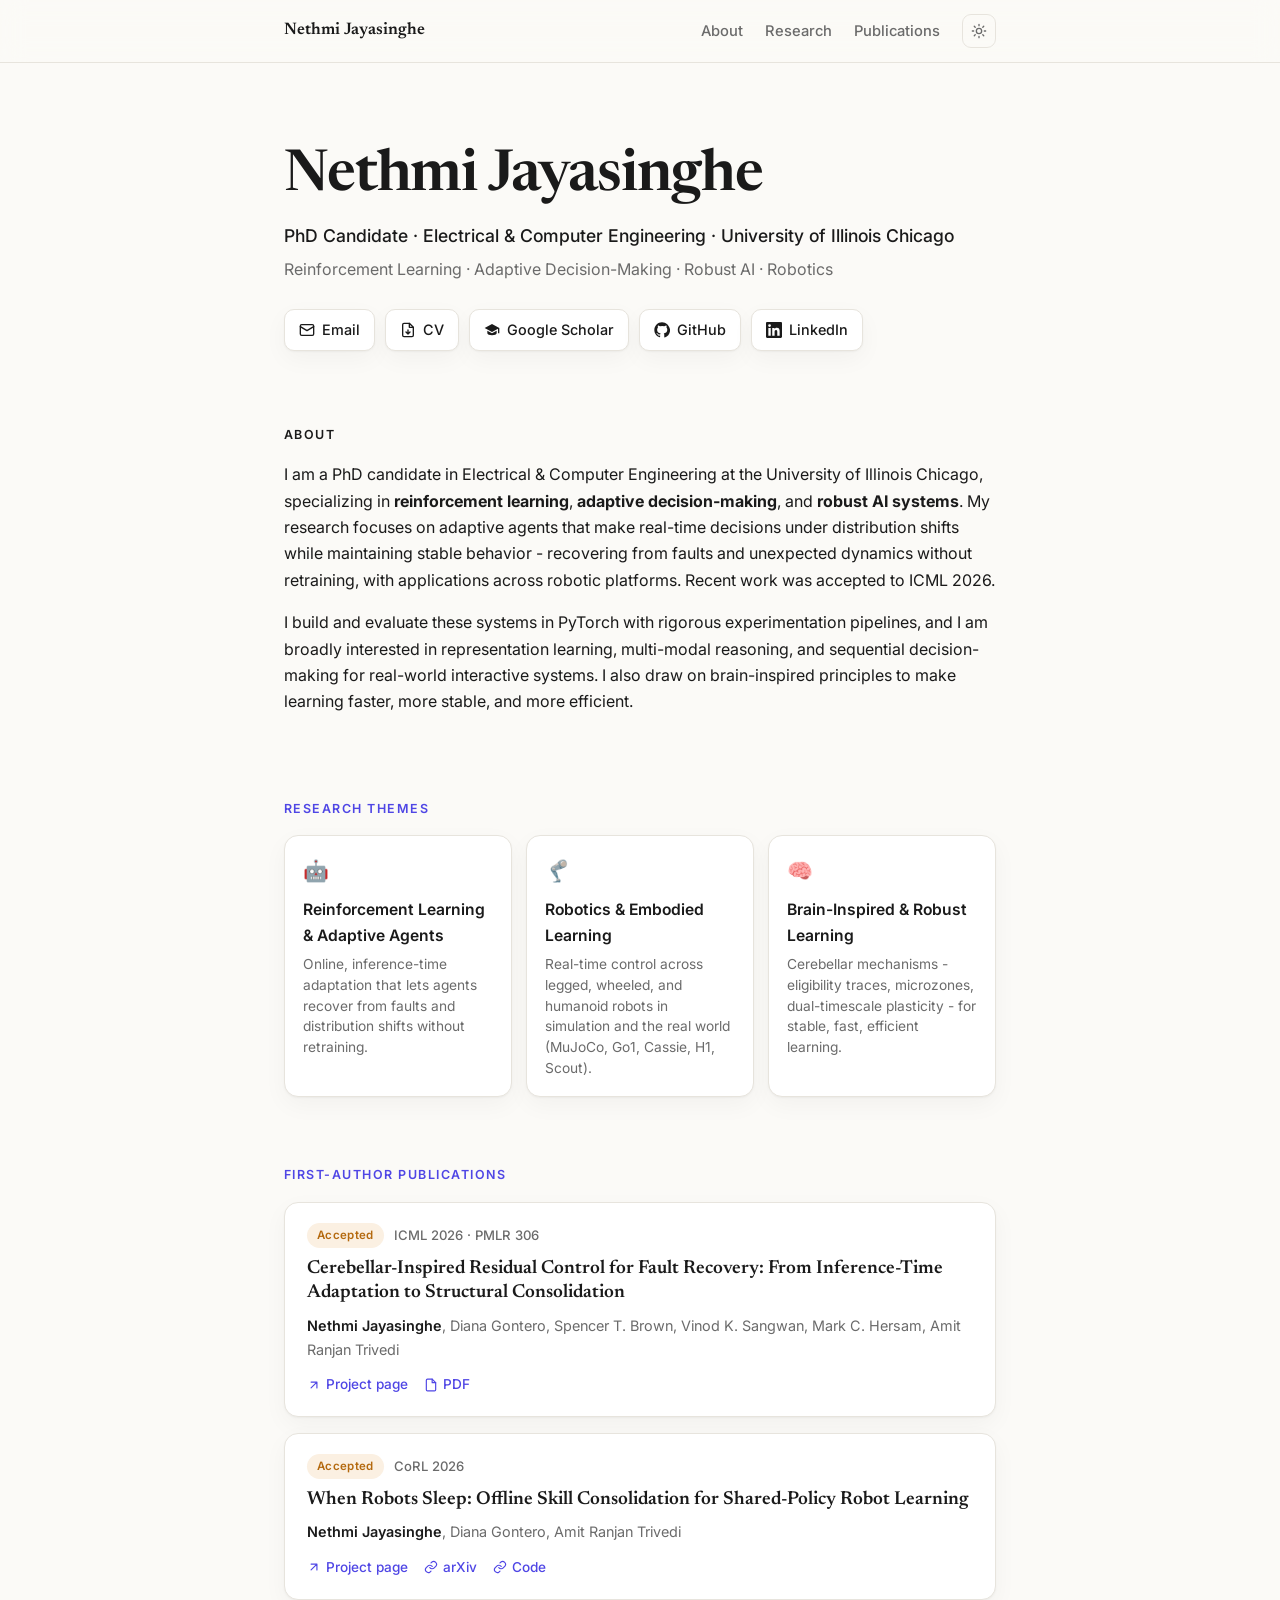
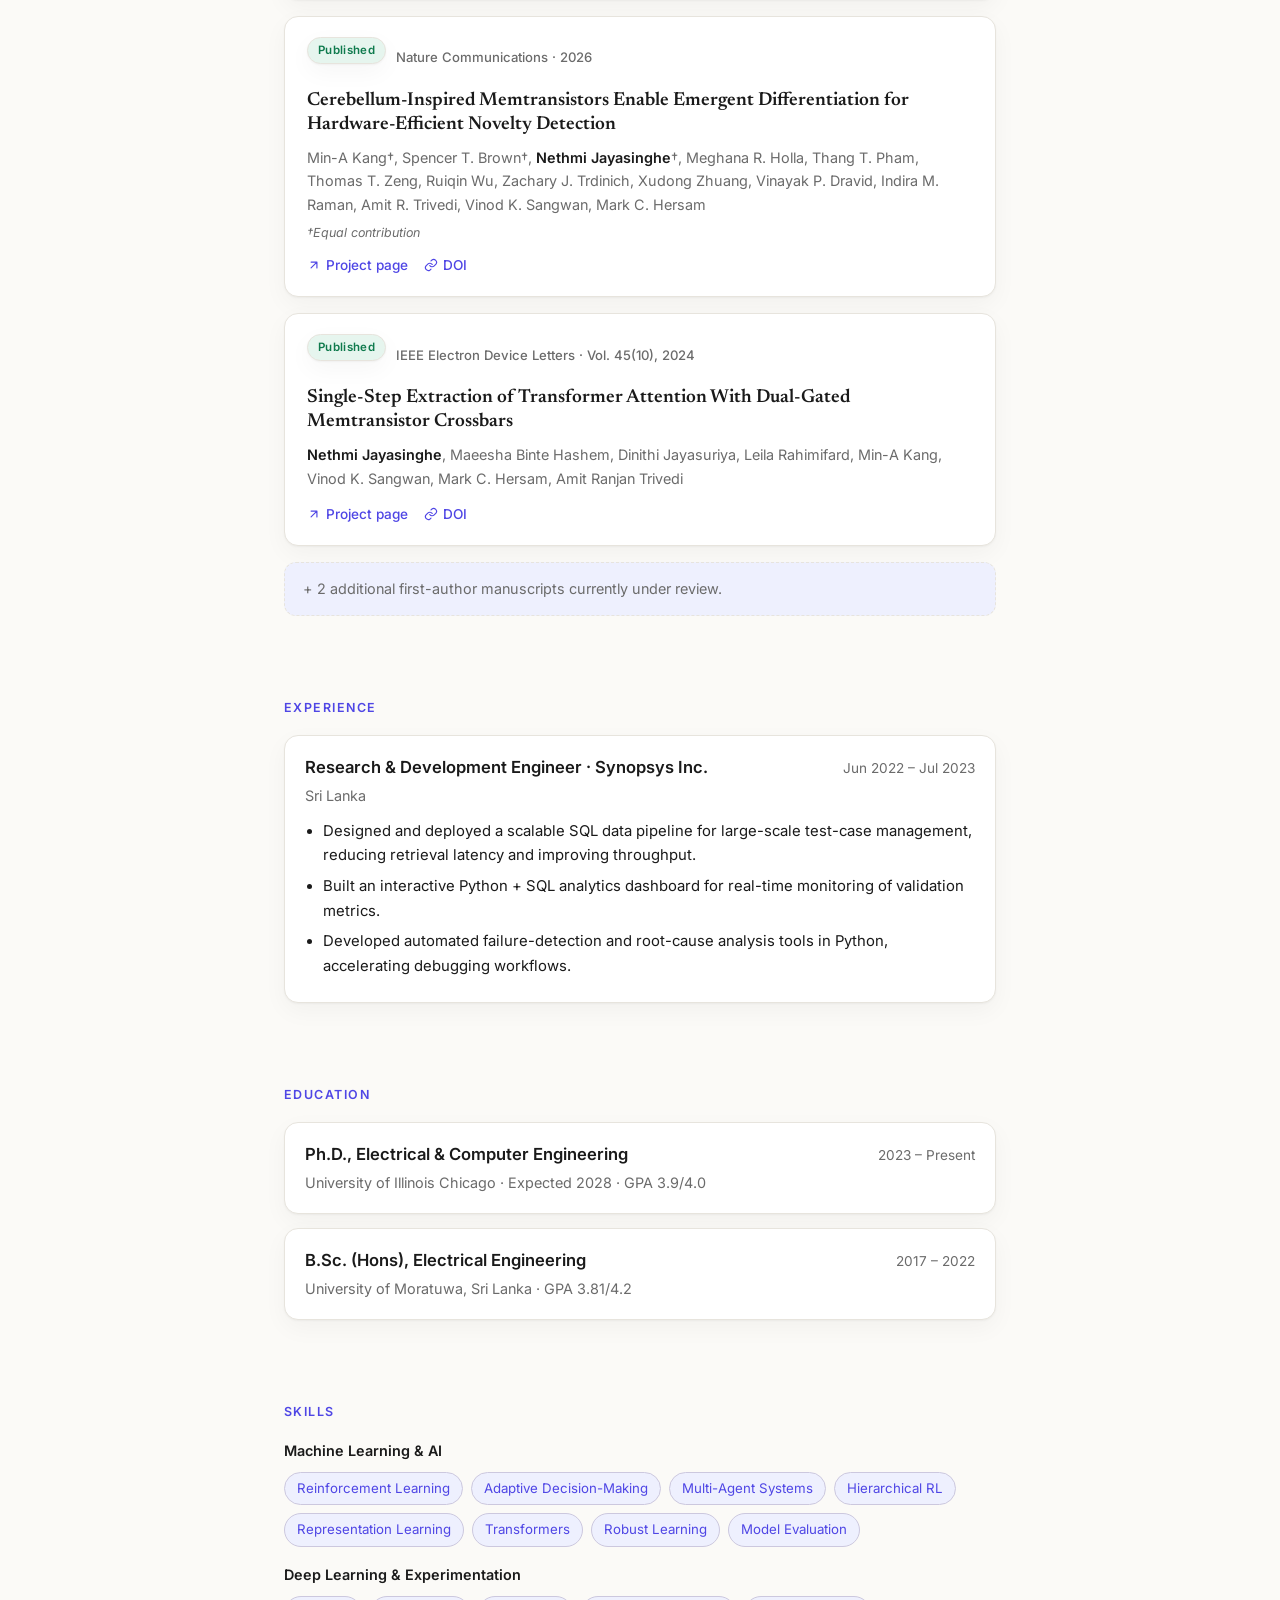
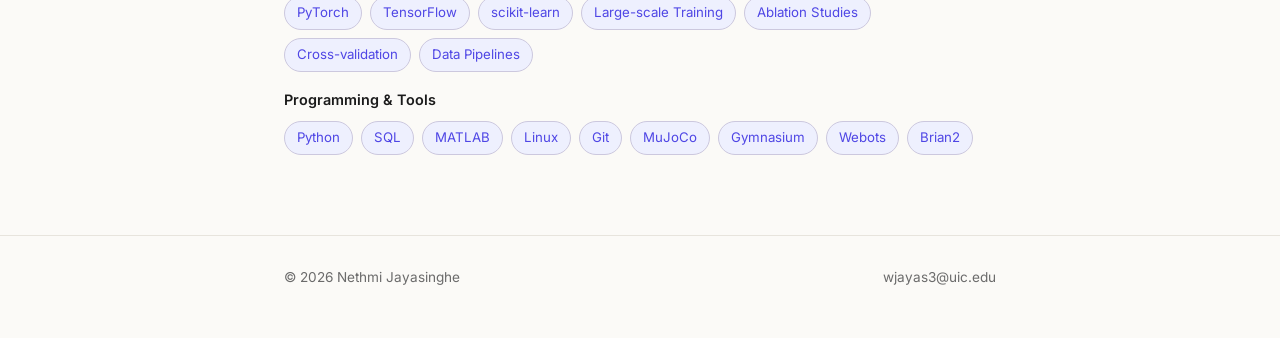
<file: index.html>
<!DOCTYPE html>
<html lang="en">
<head>
<meta charset="UTF-8" />
<meta name="viewport" content="width=device-width, initial-scale=1.0" />
<title>Nethmi Jayasinghe</title>
<meta name="description" content="Nethmi Jayasinghe - PhD candidate in Electrical & Computer Engineering at the University of Illinois Chicago. Reinforcement learning, adaptive decision-making, and robust AI systems." />
<link rel="canonical" href="https://nethmijayasinghe.github.io/" />
<meta property="og:type" content="website" />
<meta property="og:site_name" content="Nethmi Jayasinghe" />
<meta property="og:title" content="Nethmi Jayasinghe" />
<meta property="og:description" content="Nethmi Jayasinghe - PhD candidate in Electrical & Computer Engineering at the University of Illinois Chicago. Reinforcement learning, adaptive decision-making, and robust AI systems." />
<meta property="og:url" content="https://nethmijayasinghe.github.io/" />
<meta property="og:image" content="https://nethmijayasinghe.github.io/assets/og/home.jpg" />
<meta property="og:image:width" content="1200" />
<meta property="og:image:height" content="630" />
<meta property="og:image:alt" content="Nethmi Jayasinghe - PhD candidate, University of Illinois Chicago" />
<meta name="twitter:card" content="summary_large_image" />
<meta name="twitter:title" content="Nethmi Jayasinghe" />
<meta name="twitter:description" content="Nethmi Jayasinghe - PhD candidate in Electrical & Computer Engineering at the University of Illinois Chicago. Reinforcement learning, adaptive decision-making, and robust AI systems." />
<meta name="twitter:image" content="https://nethmijayasinghe.github.io/assets/og/home.jpg" />
<link rel="preconnect" href="https://fonts.googleapis.com" />
<link rel="preconnect" href="https://fonts.gstatic.com" crossorigin />
<link href="https://fonts.googleapis.com/css2?family=Newsreader:ital,opsz,wght@0,6..72,400;0,6..72,500;0,6..72,600;1,6..72,400&family=Inter:wght@400;500;600&display=swap" rel="stylesheet" />
<style>
  :root {
    --bg: #fbfaf7;
    --surface: #ffffff;
    --text: #1a1a1a;
    --muted: #6b6b6b;
    --line: #e7e4dd;
    --accent: #4f46e5;
    --accent-soft: #eef0fe;
    --badge-pub: #0f7a4d;
    --badge-pub-bg: #e6f5ee;
    --badge-acc: #b4690e;
    --badge-acc-bg: #fbf0e2;
    --shadow: 0 1px 2px rgba(0,0,0,.04), 0 8px 24px rgba(0,0,0,.04);
    --maxw: 760px;
  }
  html[data-theme="dark"] {
    --bg: #0f1115;
    --surface: #171a21;
    --text: #e9e9ec;
    --muted: #9aa0ab;
    --line: #262b34;
    --accent: #8b93ff;
    --accent-soft: #1c2030;
    --badge-pub: #5fd6a0;
    --badge-pub-bg: #11261d;
    --badge-acc: #e0a45f;
    --badge-acc-bg: #2a2012;
    --shadow: 0 1px 2px rgba(0,0,0,.3), 0 10px 30px rgba(0,0,0,.35);
  }
  * { box-sizing: border-box; }
  html { scroll-behavior: smooth; }
  body {
    margin: 0;
    background: var(--bg);
    color: var(--text);
    font-family: 'Inter', -apple-system, BlinkMacSystemFont, sans-serif;
    line-height: 1.65;
    font-size: 16px;
    -webkit-font-smoothing: antialiased;
    transition: background .3s ease, color .3s ease;
  }
  a { color: var(--accent); text-decoration: none; }
  a:hover { text-decoration: underline; }
  .wrap { max-width: var(--maxw); margin: 0 auto; padding: 0 24px; }

  /* Nav */
  nav {
    position: sticky; top: 0; z-index: 50;
    backdrop-filter: saturate(180%) blur(12px);
    background: color-mix(in srgb, var(--bg) 82%, transparent);
    border-bottom: 1px solid var(--line);
  }
  .nav-inner {
    max-width: var(--maxw); margin: 0 auto; padding: 14px 24px;
    display: flex; align-items: center; justify-content: space-between;
  }
  .nav-name { font-family: 'Newsreader', serif; font-weight: 600; font-size: 1.05rem; }
  .nav-links { display: flex; align-items: center; gap: 22px; }
  .nav-links a { color: var(--muted); font-size: .92rem; font-weight: 500; }
  .nav-links a:hover { color: var(--text); text-decoration: none; }
  .theme-btn {
    background: none; border: 1px solid var(--line); color: var(--muted);
    width: 34px; height: 34px; border-radius: 9px; cursor: pointer;
    display: grid; place-items: center; transition: all .2s;
  }
  .theme-btn:hover { color: var(--text); border-color: var(--muted); }
  @media (max-width: 560px) { .nav-links a:not(.theme-btn) { display: none; } }

  /* Hero */
  header.hero { padding: 84px 0 40px; }
  .hero h1 {
    font-family: 'Newsreader', serif;
    font-weight: 600; font-size: clamp(2.6rem, 7vw, 3.6rem);
    line-height: 1.05; letter-spacing: -.02em; margin: 0 0 14px;
  }
  .hero .role { font-size: 1.1rem; color: var(--text); margin: 0 0 6px; font-weight: 500; }
  .hero .affil { color: var(--muted); margin: 0 0 26px; }
  .hero .affil a { color: var(--muted); text-decoration: underline; text-underline-offset: 2px; }
  .links { display: flex; flex-wrap: wrap; gap: 10px; }
  .links a {
    display: inline-flex; align-items: center; gap: 7px;
    border: 1px solid var(--line); background: var(--surface);
    padding: 8px 14px; border-radius: 10px; color: var(--text);
    font-size: .9rem; font-weight: 500; box-shadow: var(--shadow);
    transition: transform .15s ease, border-color .2s ease;
  }
  .links a:hover { text-decoration: none; transform: translateY(-2px); border-color: var(--accent); }
  .links svg { width: 16px; height: 16px; }

  /* Sections */
  section { padding: 34px 0; }
  .eyebrow {
    font-size: .78rem; font-weight: 600; letter-spacing: .12em; text-transform: uppercase;
    color: var(--accent); margin: 0 0 16px;
  }
  .about p { margin: 0 0 16px; color: var(--text); }
  .about p .muted { color: var(--muted); }

  /* Research themes */
  .themes { display: grid; grid-template-columns: repeat(3, 1fr); gap: 14px; margin-top: 8px; }
  @media (max-width: 640px) { .themes { grid-template-columns: 1fr; } }
  .theme {
    background: var(--surface); border: 1px solid var(--line);
    border-radius: 14px; padding: 18px; box-shadow: var(--shadow);
  }
  .theme .ic { font-size: 1.3rem; margin-bottom: 8px; }
  .theme h3 { margin: 0 0 6px; font-size: .98rem; font-weight: 600; }
  .theme p { margin: 0; font-size: .86rem; color: var(--muted); line-height: 1.5; }

  /* Publications */
  .pub {
    background: var(--surface); border: 1px solid var(--line);
    border-radius: 14px; padding: 20px 22px; margin-bottom: 16px;
    box-shadow: var(--shadow); transition: border-color .2s ease;
  }
  .pub:hover { border-color: var(--accent); }
  .pub-top { display: flex; align-items: center; gap: 10px; margin-bottom: 9px; flex-wrap: wrap; }
  .badge {
    font-size: .72rem; font-weight: 600; letter-spacing: .03em;
    padding: 3px 10px; border-radius: 999px;
  }
  .badge.pub { color: var(--badge-pub); background: var(--badge-pub-bg); }
  .badge.acc { color: var(--badge-acc); background: var(--badge-acc-bg); }
  .pub .venue { font-size: .82rem; color: var(--muted); font-weight: 500; }
  .pub h3 {
    font-family: 'Newsreader', serif; font-weight: 600;
    font-size: 1.18rem; line-height: 1.3; margin: 0 0 8px;
  }
  .pub .authors { font-size: .9rem; color: var(--muted); margin: 0 0 12px; }
  .pub .authors .me { color: var(--text); font-weight: 600; }
  .pub-note { font-size: .78rem; color: var(--muted); margin: -6px 0 10px; font-style: italic; }
  .pub-links { display: flex; gap: 16px; flex-wrap: wrap; }
  .pub-links a { font-size: .85rem; font-weight: 500; display: inline-flex; align-items: center; gap: 5px; }
  .pub-links svg { width: 14px; height: 14px; }
  .more-note {
    margin-top: 6px; font-size: .9rem; color: var(--muted);
    padding: 14px 18px; border: 1px dashed var(--line); border-radius: 12px;
    background: var(--accent-soft);
  }

  /* Experience / Education entries */
  .entry {
    background: var(--surface); border: 1px solid var(--line); border-radius: 14px;
    padding: 18px 20px; margin-bottom: 14px; box-shadow: var(--shadow);
  }
  .entry .row { display: flex; justify-content: space-between; gap: 12px; flex-wrap: wrap; align-items: baseline; }
  .entry h3 { margin: 0; font-size: 1.04rem; font-weight: 600; }
  .entry .when { color: var(--muted); font-size: .85rem; white-space: nowrap; }
  .entry .sub { color: var(--muted); font-size: .9rem; margin: 3px 0 0; }
  .entry ul { margin: 11px 0 0; padding-left: 18px; }
  .entry li { margin-bottom: 6px; font-size: .93rem; }

  /* Skills */
  .skill-group { margin-bottom: 16px; }
  .skill-group h4 { margin: 0 0 9px; font-size: .9rem; font-weight: 600; }
  .tags { display: flex; flex-wrap: wrap; gap: 8px; }
  .tag {
    font-size: .83rem; padding: 5px 12px; border-radius: 999px;
    background: var(--accent-soft); color: var(--accent);
    border: 1px solid color-mix(in srgb, var(--accent) 18%, var(--line));
  }

  footer {
    border-top: 1px solid var(--line); margin-top: 30px;
    padding: 30px 0 50px; color: var(--muted); font-size: .85rem;
  }
  .footer-inner { display: flex; justify-content: space-between; align-items: center; flex-wrap: wrap; gap: 12px; }
  .footer-inner a { color: var(--muted); }
</style>
</head>
<body>
<nav>
  <div class="nav-inner">
    <span class="nav-name">Nethmi Jayasinghe</span>
    <div class="nav-links">
      <a href="#about">About</a>
      <a href="#research">Research</a>
      <a href="#publications">Publications</a>
      <button class="theme-btn" id="themeToggle" aria-label="Toggle theme" title="Toggle theme">
        <svg id="themeIcon" viewBox="0 0 24 24" width="16" height="16" fill="none" stroke="currentColor" stroke-width="2" stroke-linecap="round" stroke-linejoin="round"><circle cx="12" cy="12" r="4"/><path d="M12 2v2M12 20v2M4.9 4.9l1.4 1.4M17.7 17.7l1.4 1.4M2 12h2M20 12h2M4.9 19.1l1.4-1.4M17.7 6.3l1.4-1.4"/></svg>
      </button>
    </div>
  </div>
</nav>

<header class="hero">
  <div class="wrap">
    <h1>Nethmi Jayasinghe</h1>
    <p class="role">PhD Candidate · Electrical &amp; Computer Engineering · University of Illinois Chicago</p>
    <p class="affil">Reinforcement Learning · Adaptive Decision-Making · Robust AI · Robotics</p>
    <div class="links">
      <a href="mailto:wjayas3@uic.edu">
        <svg viewBox="0 0 24 24" fill="none" stroke="currentColor" stroke-width="2" stroke-linecap="round" stroke-linejoin="round"><rect x="2" y="4" width="20" height="16" rx="2"/><path d="m22 7-10 6L2 7"/></svg>
        Email
      </a>
      <a href="cv/Nethmi_Jayasinghe_CV.pdf" target="_blank" rel="noopener">
        <svg viewBox="0 0 24 24" fill="none" stroke="currentColor" stroke-width="2" stroke-linecap="round" stroke-linejoin="round"><path d="M14 2H6a2 2 0 0 0-2 2v16a2 2 0 0 0 2 2h12a2 2 0 0 0 2-2V8z"/><path d="M14 2v6h6"/><path d="M12 18v-6M9 15l3 3 3-3"/></svg>
        CV
      </a>
      <a href="https://scholar.google.com/citations?user=x3gIuncAAAAJ&hl=en" target="_blank" rel="noopener">
        <svg viewBox="0 0 24 24" fill="currentColor"><path d="M12 3 1 9l11 6 9-4.91V17h2V9L12 3zM5 13.18v3.82c0 1.66 3.13 3 7 3s7-1.34 7-3v-3.82l-7 3.82-7-3.82z"/></svg>
        Google Scholar
      </a>
      <a href="https://github.com/NethmiJayasinghe" target="_blank" rel="noopener">
        <svg viewBox="0 0 24 24" fill="currentColor"><path d="M12 .5C5.7.5.5 5.7.5 12c0 5.1 3.3 9.4 7.9 10.9.6.1.8-.2.8-.6v-2c-3.2.7-3.9-1.5-3.9-1.5-.5-1.3-1.3-1.7-1.3-1.7-1.1-.7.1-.7.1-.7 1.2.1 1.8 1.2 1.8 1.2 1 1.8 2.7 1.3 3.4 1 .1-.8.4-1.3.7-1.6-2.6-.3-5.3-1.3-5.3-5.7 0-1.3.5-2.3 1.2-3.1-.1-.3-.5-1.5.1-3.1 0 0 1-.3 3.3 1.2a11.5 11.5 0 0 1 6 0c2.3-1.5 3.3-1.2 3.3-1.2.6 1.6.2 2.8.1 3.1.8.8 1.2 1.8 1.2 3.1 0 4.4-2.7 5.4-5.3 5.7.4.4.8 1.1.8 2.2v3.3c0 .4.2.7.8.6 4.6-1.5 7.9-5.8 7.9-10.9C23.5 5.7 18.3.5 12 .5z"/></svg>
        GitHub
      </a>
      <a href="https://www.linkedin.com/in/nethmi-jayasinghe-767b4b188/" target="_blank" rel="noopener">
        <svg viewBox="0 0 24 24" fill="currentColor"><path d="M20.45 20.45h-3.56v-5.57c0-1.33-.02-3.04-1.85-3.04-1.85 0-2.14 1.45-2.14 2.94v5.67H9.35V9h3.41v1.56h.05c.48-.9 1.64-1.85 3.37-1.85 3.6 0 4.27 2.37 4.27 5.45v6.29zM5.34 7.43a2.06 2.06 0 1 1 0-4.13 2.06 2.06 0 0 1 0 4.13zM7.12 20.45H3.55V9h3.57v11.45zM22.22 0H1.77C.79 0 0 .77 0 1.73v20.54C0 23.23.79 24 1.77 24h20.45c.98 0 1.78-.77 1.78-1.73V1.73C24 .77 23.2 0 22.22 0z"/></svg>
        LinkedIn
      </a>
    </div>
  </div>
</header>

<section id="about" class="about">
  <div class="wrap">
    <p class="eyebrow">About</p>
    <p>
      I am a PhD candidate in Electrical &amp; Computer Engineering at the University of Illinois Chicago,
      specializing in <strong>reinforcement learning</strong>, <strong>adaptive decision-making</strong>, and
      <strong>robust AI systems</strong>. My research focuses on adaptive agents that make real-time decisions
      under distribution shifts while maintaining stable behavior - recovering from faults and unexpected
      dynamics without retraining, with applications across robotic platforms. Recent work was accepted to ICML 2026.
    </p>
    <p class="muted">
      I build and evaluate these systems in PyTorch with rigorous experimentation pipelines, and I am broadly
      interested in representation learning, multi-modal reasoning, and sequential decision-making for real-world
      interactive systems. I also draw on brain-inspired principles to make learning faster, more stable, and more efficient.
    </p>
  </div>
</section>

<section id="research">
  <div class="wrap">
    <p class="eyebrow">Research Themes</p>
    <div class="themes">
      <div class="theme">
        <div class="ic">🤖</div>
        <h3>Reinforcement Learning &amp; Adaptive Agents</h3>
        <p>Online, inference-time adaptation that lets agents recover from faults and distribution shifts without retraining.</p>
      </div>
      <div class="theme">
        <div class="ic">🦿</div>
        <h3>Robotics &amp; Embodied Learning</h3>
        <p>Real-time control across legged, wheeled, and humanoid robots in simulation and the real world (MuJoCo, Go1, Cassie, H1, Scout).</p>
      </div>
      <div class="theme">
        <div class="ic">🧠</div>
        <h3>Brain-Inspired &amp; Robust Learning</h3>
        <p>Cerebellar mechanisms - eligibility traces, microzones, dual-timescale plasticity - for stable, fast, efficient learning.</p>
      </div>
    </div>
  </div>
</section>

<section id="publications">
  <div class="wrap">
    <p class="eyebrow">First-Author Publications</p>
    <div id="pubList"></div>
    <p class="more-note" id="moreNote"></p>
  </div>
</section>

<section id="experience">
  <div class="wrap">
    <p class="eyebrow">Experience</p>
    <div class="entry">
      <div class="row">
        <h3>Research &amp; Development Engineer · Synopsys Inc.</h3>
        <span class="when">Jun 2022 – Jul 2023</span>
      </div>
      <p class="sub">Sri Lanka</p>
      <ul>
        <li>Designed and deployed a scalable SQL data pipeline for large-scale test-case management, reducing retrieval latency and improving throughput.</li>
        <li>Built an interactive Python + SQL analytics dashboard for real-time monitoring of validation metrics.</li>
        <li>Developed automated failure-detection and root-cause analysis tools in Python, accelerating debugging workflows.</li>
      </ul>
    </div>
  </div>
</section>

<section id="education">
  <div class="wrap">
    <p class="eyebrow">Education</p>
    <div class="entry">
      <div class="row">
        <h3>Ph.D., Electrical &amp; Computer Engineering</h3>
        <span class="when">2023 – Present</span>
      </div>
      <p class="sub">University of Illinois Chicago · Expected 2028 · GPA 3.9/4.0</p>
    </div>
    <div class="entry">
      <div class="row">
        <h3>B.Sc. (Hons), Electrical Engineering</h3>
        <span class="when">2017 – 2022</span>
      </div>
      <p class="sub">University of Moratuwa, Sri Lanka · GPA 3.81/4.2</p>
    </div>
  </div>
</section>

<section id="skills">
  <div class="wrap">
    <p class="eyebrow">Skills</p>
    <div class="skill-group">
      <h4>Machine Learning &amp; AI</h4>
      <div class="tags">
        <span class="tag">Reinforcement Learning</span>
        <span class="tag">Adaptive Decision-Making</span>
        <span class="tag">Multi-Agent Systems</span>
        <span class="tag">Hierarchical RL</span>
        <span class="tag">Representation Learning</span>
        <span class="tag">Transformers</span>
        <span class="tag">Robust Learning</span>
        <span class="tag">Model Evaluation</span>
      </div>
    </div>
    <div class="skill-group">
      <h4>Deep Learning &amp; Experimentation</h4>
      <div class="tags">
        <span class="tag">PyTorch</span>
        <span class="tag">TensorFlow</span>
        <span class="tag">scikit-learn</span>
        <span class="tag">Large-scale Training</span>
        <span class="tag">Ablation Studies</span>
        <span class="tag">Cross-validation</span>
        <span class="tag">Data Pipelines</span>
      </div>
    </div>
    <div class="skill-group">
      <h4>Programming &amp; Tools</h4>
      <div class="tags">
        <span class="tag">Python</span>
        <span class="tag">SQL</span>
        <span class="tag">MATLAB</span>
        <span class="tag">Linux</span>
        <span class="tag">Git</span>
        <span class="tag">MuJoCo</span>
        <span class="tag">Gymnasium</span>
        <span class="tag">Webots</span>
        <span class="tag">Brian2</span>
      </div>
    </div>
  </div>
</section>

<footer>
  <div class="wrap footer-inner">
    <span>© <span id="year"></span> Nethmi Jayasinghe</span>
    <span><a href="mailto:wjayas3@uic.edu">wjayas3@uic.edu</a></span>
  </div>
</footer>

<script>
  // ---- Publications data (add the 2 remaining in-review papers here when ready) ----
  const publications = [
    {
      status: "accepted",
      venue: "ICML 2026 · PMLR 306",
      title: "Cerebellar-Inspired Residual Control for Fault Recovery: From Inference-Time Adaptation to Structural Consolidation",
      page: "projects/cerebellar-residual.html",
      authors: ["__ME__", "Diana Gontero", "Spencer T. Brown", "Vinod K. Sangwan", "Mark C. Hersam", "Amit Ranjan Trivedi"],
      links: [
        { label: "Project page", href: "projects/cerebellar-residual.html", icon: "page" },
        { label: "PDF", href: "papers/jayasinghe2026_icml_cerebellar.pdf", icon: "pdf" }
      ]
    },
    {
      status: "accepted",
      venue: "CoRL 2026",
      title: "When Robots Sleep: Offline Skill Consolidation for Shared-Policy Robot Learning",
      page: "projects/when-robots-sleep.html",
      authors: ["__ME__", "Diana Gontero", "Amit Ranjan Trivedi"],
      links: [
        { label: "Project page", href: "projects/when-robots-sleep.html", icon: "page" },
        { label: "arXiv", href: "https://arxiv.org/abs/2606.17493", icon: "link" },
        { label: "Code", href: "https://github.com/NethmiJayasinghe/sleeping-robots", icon: "link" }
      ]
    },
    {
      status: "published",
      venue: "Nature Communications · 2026",
      title: "Cerebellum-Inspired Memtransistors Enable Emergent Differentiation for Hardware-Efficient Novelty Detection",
      page: "projects/memtransistor-novelty.html",
      authors: ["Min-A Kang†", "Spencer T. Brown†", "__ME__†", "Meghana R. Holla", "Thang T. Pham", "Thomas T. Zeng", "Ruiqin Wu", "Zachary J. Trdinich", "Xudong Zhuang", "Vinayak P. Dravid", "Indira M. Raman", "Amit R. Trivedi", "Vinod K. Sangwan", "Mark C. Hersam"],
      note: "†Equal contribution",
      links: [
        { label: "Project page", href: "projects/memtransistor-novelty.html", icon: "page" },
        { label: "DOI", href: "https://doi.org/10.1038/s41467-026-75212-4", icon: "link" }
      ]
    },
    {
      status: "published",
      venue: "IEEE Electron Device Letters · Vol. 45(10), 2024",
      title: "Single-Step Extraction of Transformer Attention With Dual-Gated Memtransistor Crossbars",
      page: "projects/memtransistor-attention.html",
      authors: ["__ME__", "Maeesha Binte Hashem", "Dinithi Jayasuriya", "Leila Rahimifard", "Min-A Kang", "Vinod K. Sangwan", "Mark C. Hersam", "Amit Ranjan Trivedi"],
      links: [
        { label: "Project page", href: "projects/memtransistor-attention.html", icon: "page" },
        { label: "DOI", href: "https://doi.org/10.1109/LED.2024.3435540", icon: "link" }
      ]
    }
  ];

  // discreet line about the rest - no titles / venues
  const underReviewCount = 2;

  const icons = {
    pdf: '<svg viewBox="0 0 24 24" fill="none" stroke="currentColor" stroke-width="2" stroke-linecap="round" stroke-linejoin="round"><path d="M14 2H6a2 2 0 0 0-2 2v16a2 2 0 0 0 2 2h12a2 2 0 0 0 2-2V8z"/><path d="M14 2v6h6"/></svg>',
    link: '<svg viewBox="0 0 24 24" fill="none" stroke="currentColor" stroke-width="2" stroke-linecap="round" stroke-linejoin="round"><path d="M10 13a5 5 0 0 0 7.5.5l3-3a5 5 0 0 0-7-7l-1.5 1.5"/><path d="M14 11a5 5 0 0 0-7.5-.5l-3 3a5 5 0 0 0 7 7L12 19"/></svg>',
    page: '<svg viewBox="0 0 24 24" fill="none" stroke="currentColor" stroke-width="2" stroke-linecap="round" stroke-linejoin="round"><path d="M7 17 17 7M7 7h10v10"/></svg>'
  };

  function renderPubs() {
    const list = document.getElementById("pubList");
    list.innerHTML = publications.map(p => {
      const badge = p.status === "published"
        ? '<span class="badge pub">Published</span>'
        : '<span class="badge acc">Accepted</span>';
      const authors = p.authors
        .map(a => a.startsWith("__ME__") ? '<span class="me">Nethmi Jayasinghe</span>' + a.slice(6) : a)
        .join(", ");
      const links = p.links.map(l =>
        `<a href="${l.href}" target="_blank" rel="noopener">${icons[l.icon]||""}${l.label}</a>`
      ).join("");
      const titleHtml = p.page
        ? `<a href="${p.page}" style="color:inherit">${p.title}</a>`
        : p.title;
      return `<article class="pub">
        <div class="pub-top">${badge}<span class="venue">${p.venue}</span></div>
        <h3>${titleHtml}</h3>
        <p class="authors">${authors}</p>
        ${p.note ? `<p class="pub-note">${p.note}</p>` : ''}
        <div class="pub-links">${links}</div>
      </article>`;
    }).join("");

    document.getElementById("moreNote").textContent = underReviewCount === 1
      ? `+ 1 additional first-author manuscript currently under review.`
      : `+ ${underReviewCount} additional first-author manuscripts currently under review.`;
  }
  renderPubs();

  // ---- Theme toggle ----
  const root = document.documentElement;
  const saved = localStorage.getItem("theme");
  const prefersDark = window.matchMedia && window.matchMedia("(prefers-color-scheme: dark)").matches;
  root.setAttribute("data-theme", saved || (prefersDark ? "dark" : "light"));
  document.getElementById("themeToggle").addEventListener("click", () => {
    const next = root.getAttribute("data-theme") === "dark" ? "light" : "dark";
    root.setAttribute("data-theme", next);
    localStorage.setItem("theme", next);
  });

  document.getElementById("year").textContent = new Date().getFullYear();
</script>
</body>
</html>
</file>
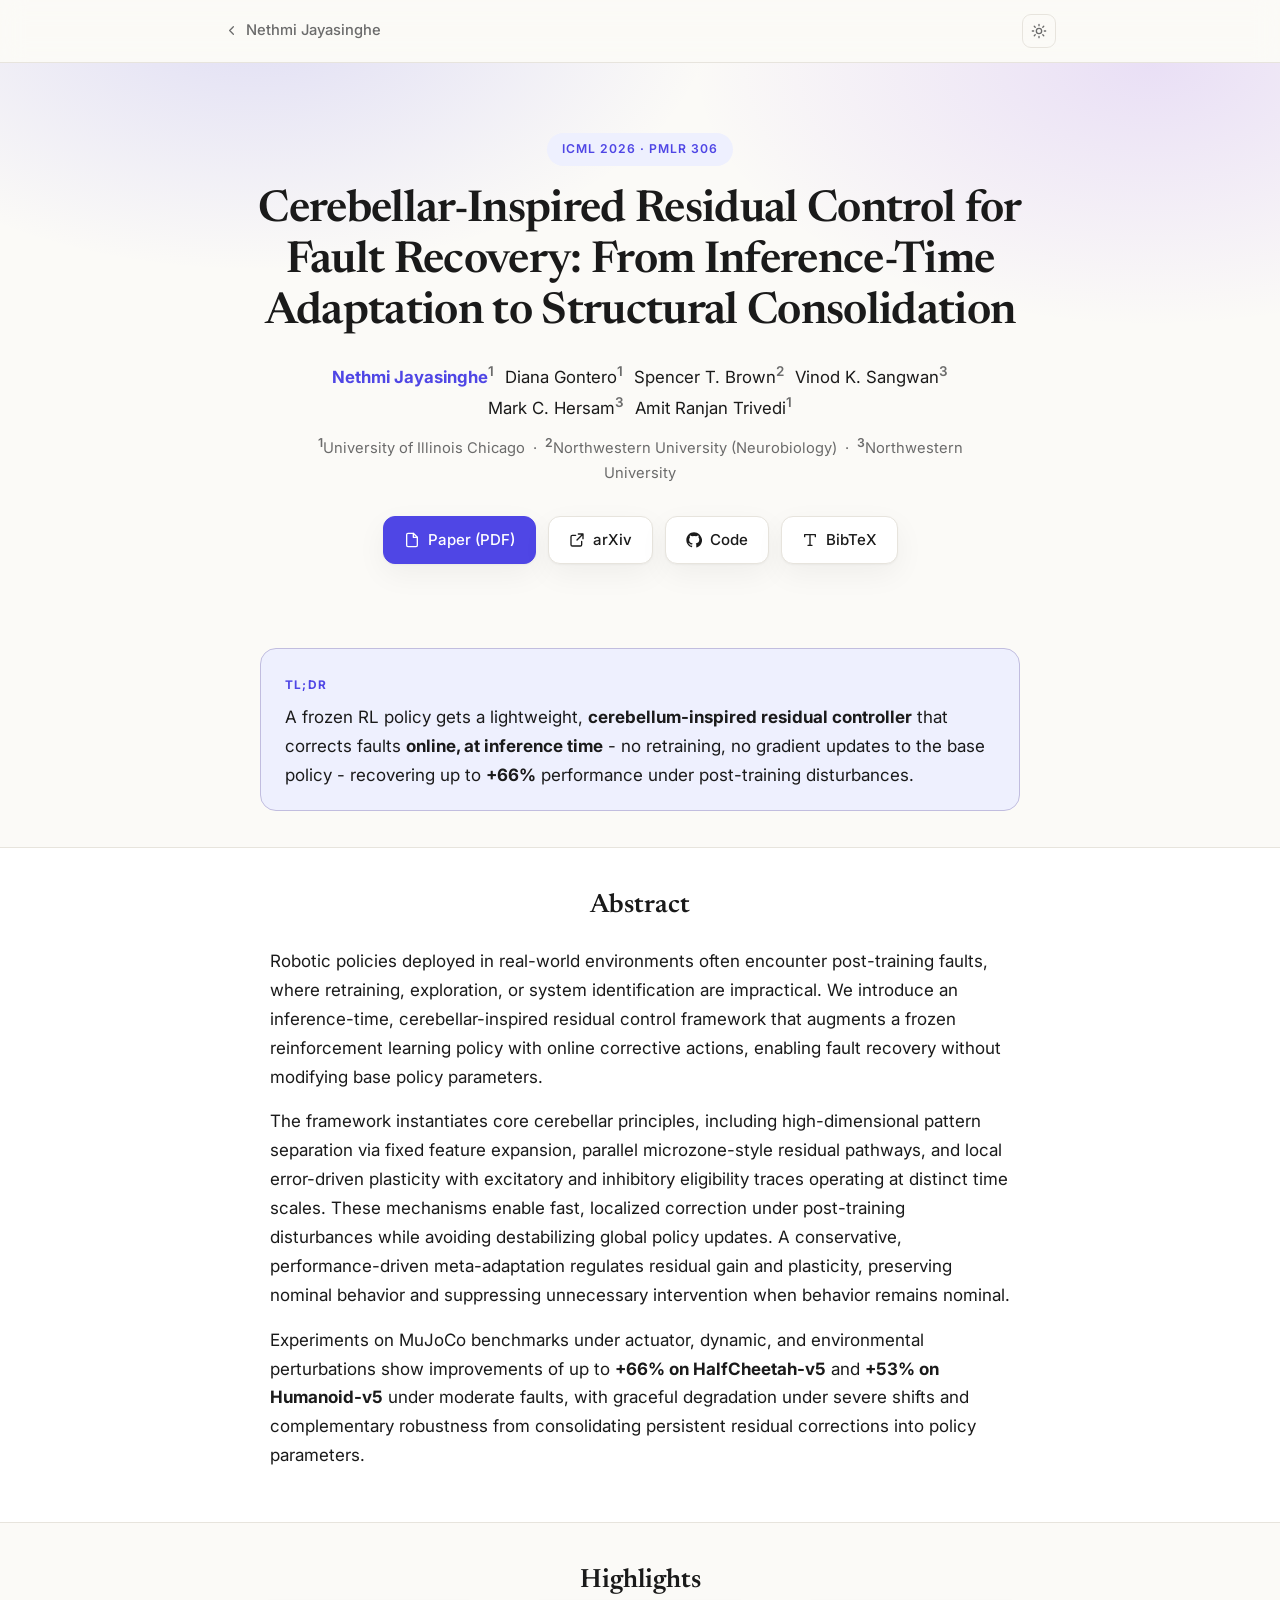
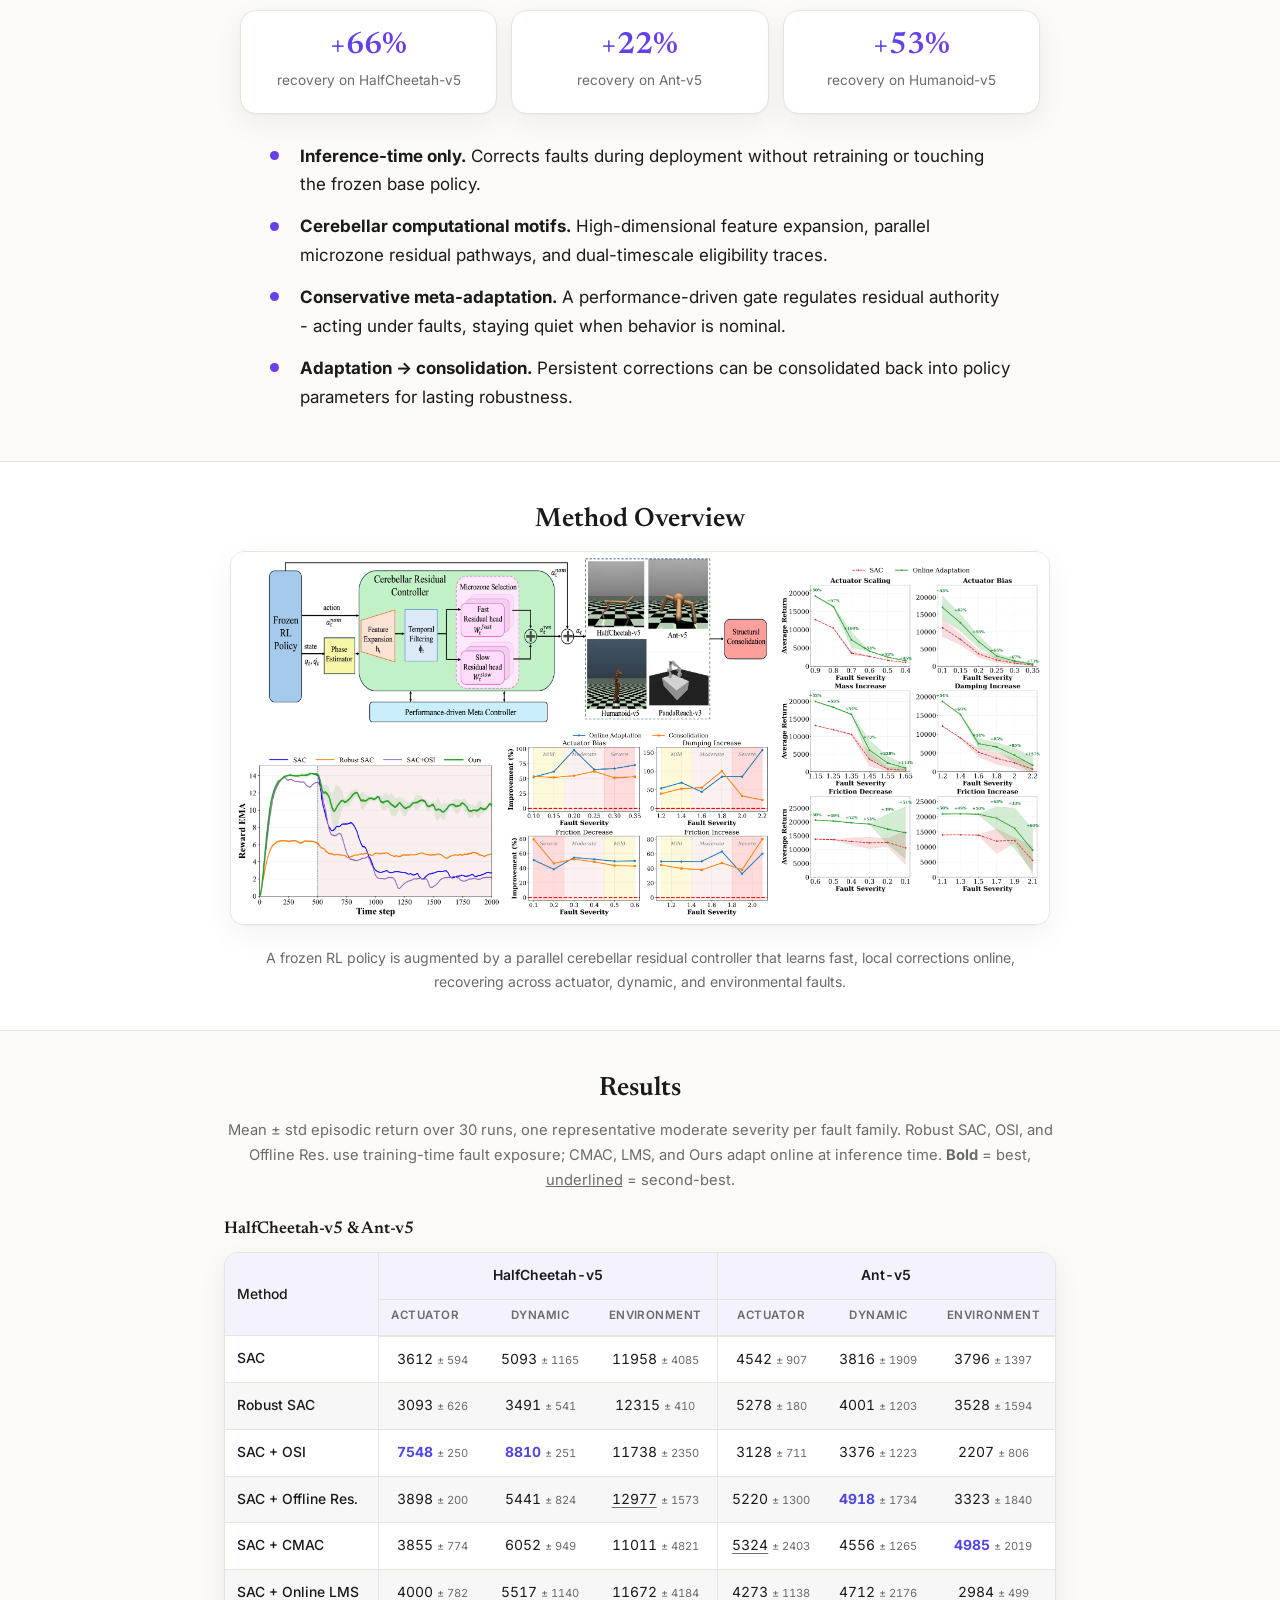
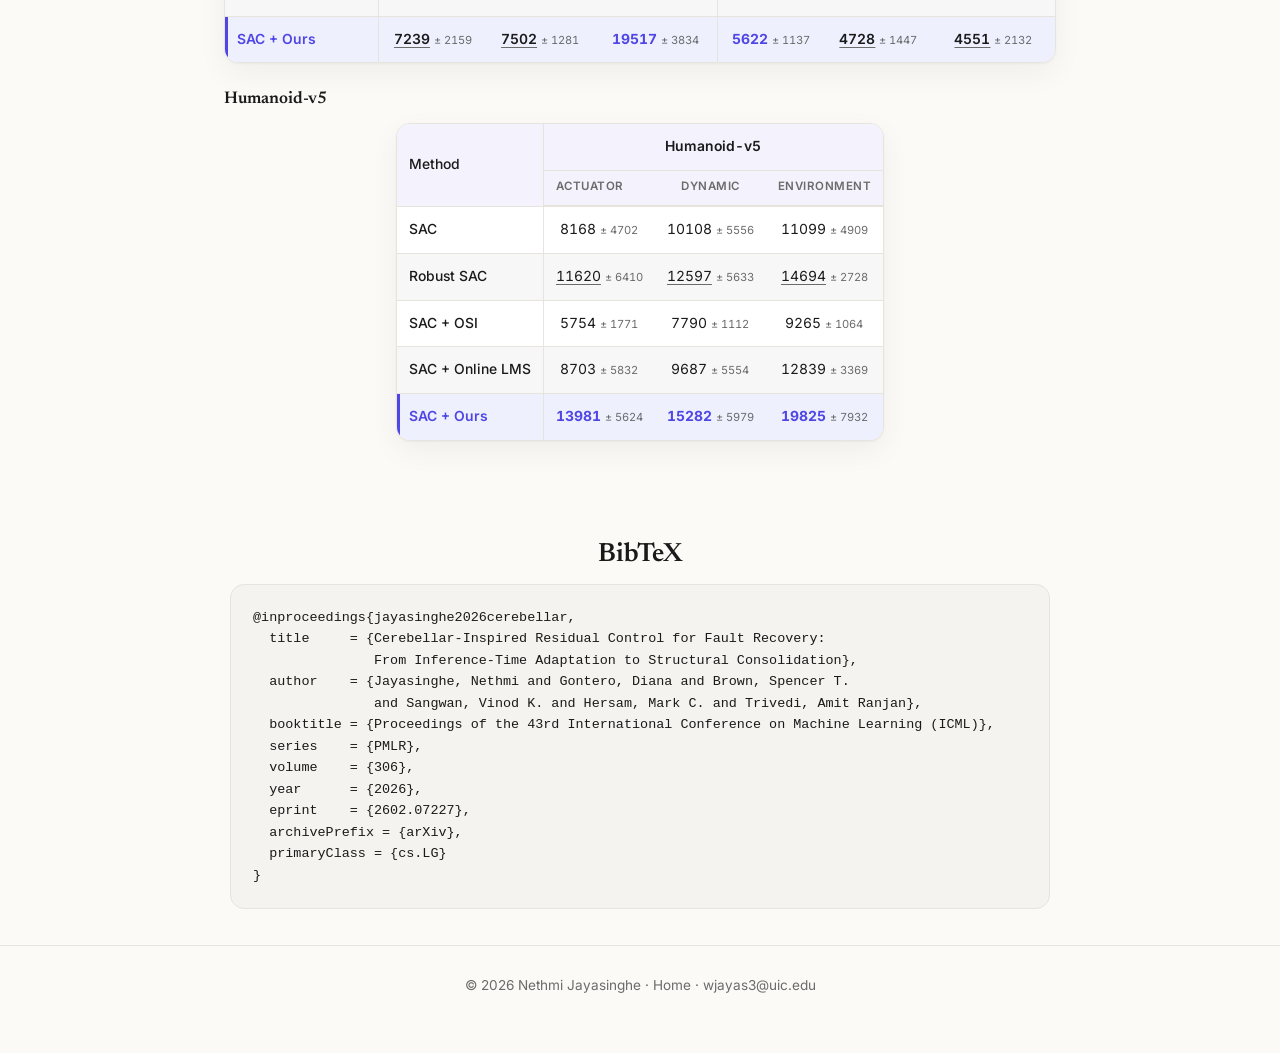
<file: projects/cerebellar-residual.html>
<!DOCTYPE html>
<html lang="en">
<head>
<meta charset="UTF-8" />
<meta name="viewport" content="width=device-width, initial-scale=1.0" />
<title>Cerebellar-Inspired Residual Control - Nethmi Jayasinghe</title>
<meta name="description" content="ICML 2026 - Cerebellar-Inspired Residual Control for Fault Recovery: From Inference-Time Adaptation to Structural Consolidation." />
<link rel="canonical" href="https://nethmijayasinghe.github.io/projects/cerebellar-residual.html" />
<meta property="og:type" content="article" />
<meta property="og:site_name" content="Nethmi Jayasinghe" />
<meta property="og:title" content="Cerebellar-Inspired Residual Control for Fault Recovery: From Inference-Time Adaptation to Structural Consolidation" />
<meta property="og:description" content="ICML 2026 - Cerebellar-Inspired Residual Control for Fault Recovery: From Inference-Time Adaptation to Structural Consolidation." />
<meta property="og:url" content="https://nethmijayasinghe.github.io/projects/cerebellar-residual.html" />
<meta property="og:image" content="https://nethmijayasinghe.github.io/assets/og/cerebellar-residual.jpg" />
<meta property="og:image:width" content="1200" />
<meta property="og:image:height" content="630" />
<meta property="og:image:alt" content="Cerebellar residual controller architecture and results figure" />
<meta name="twitter:card" content="summary_large_image" />
<meta name="twitter:title" content="Cerebellar-Inspired Residual Control for Fault Recovery: From Inference-Time Adaptation to Structural Consolidation" />
<meta name="twitter:description" content="ICML 2026 - Cerebellar-Inspired Residual Control for Fault Recovery: From Inference-Time Adaptation to Structural Consolidation." />
<meta name="twitter:image" content="https://nethmijayasinghe.github.io/assets/og/cerebellar-residual.jpg" />
<link rel="preconnect" href="https://fonts.googleapis.com" />
<link rel="preconnect" href="https://fonts.gstatic.com" crossorigin />
<link href="https://fonts.googleapis.com/css2?family=Newsreader:opsz,wght@6..72,400;6..72,500;6..72,600&family=Inter:wght@400;500;600;700&display=swap" rel="stylesheet" />
<link rel="stylesheet" href="../assets/project.css" />
</head>
<body>
<div class="topbar">
  <div class="container">
    <a class="home" href="../index.html">
      <svg viewBox="0 0 24 24" width="15" height="15" fill="none" stroke="currentColor" stroke-width="2" stroke-linecap="round" stroke-linejoin="round"><path d="m15 18-6-6 6-6"/></svg>
      Nethmi Jayasinghe
    </a>
    <button class="theme-btn" id="themeToggle" aria-label="Toggle theme" title="Toggle theme">
      <svg viewBox="0 0 24 24" width="16" height="16" fill="none" stroke="currentColor" stroke-width="2" stroke-linecap="round" stroke-linejoin="round"><circle cx="12" cy="12" r="4"/><path d="M12 2v2M12 20v2M4.9 4.9l1.4 1.4M17.7 17.7l1.4 1.4M2 12h2M20 12h2M4.9 19.1l1.4-1.4M17.7 6.3l1.4-1.4"/></svg>
    </button>
  </div>
</div>

<header class="hero">
  <div class="container">
    <span class="venue-pill">ICML 2026 · PMLR 306</span>
    <h1>Cerebellar-Inspired Residual Control for Fault Recovery: From Inference-Time Adaptation to Structural Consolidation</h1>
    <p class="authors">
      <span class="a"><span class="me-author">Nethmi Jayasinghe</span><sup>1</sup></span>
      <span class="a">Diana Gontero<sup>1</sup></span>
      <span class="a">Spencer T. Brown<sup>2</sup></span>
      <span class="a">Vinod K. Sangwan<sup>3</sup></span>
      <span class="a">Mark C. Hersam<sup>3</sup></span>
      <span class="a">Amit Ranjan Trivedi<sup>1</sup></span>
    </p>
    <p class="affils">
      <sup>1</sup>University of Illinois Chicago &nbsp;·&nbsp;
      <sup>2</sup>Northwestern University (Neurobiology) &nbsp;·&nbsp;
      <sup>3</sup>Northwestern University
    </p>
    <div class="btns">
      <a class="btn primary" href="../papers/jayasinghe2026_icml_cerebellar.pdf" target="_blank" rel="noopener">
        <svg viewBox="0 0 24 24" fill="none" stroke="currentColor" stroke-width="2" stroke-linecap="round" stroke-linejoin="round"><path d="M14 2H6a2 2 0 0 0-2 2v16a2 2 0 0 0 2 2h12a2 2 0 0 0 2-2V8z"/><path d="M14 2v6h6"/></svg>
        Paper (PDF)
      </a>
      <a class="btn" href="https://arxiv.org/abs/2602.07227" target="_blank" rel="noopener">
        <svg viewBox="0 0 24 24" fill="none" stroke="currentColor" stroke-width="2" stroke-linecap="round" stroke-linejoin="round"><path d="M14 3h7v7M21 3l-9 9M10 5H5a2 2 0 0 0-2 2v12a2 2 0 0 0 2 2h12a2 2 0 0 0 2-2v-5"/></svg>
        arXiv
      </a>
      <a class="btn" href="https://github.com/NethmiJayasinghe/cerebellar-residual-control" target="_blank" rel="noopener">
        <svg viewBox="0 0 24 24" fill="currentColor"><path d="M12 .5C5.7.5.5 5.7.5 12c0 5.1 3.3 9.4 7.9 10.9.6.1.8-.2.8-.6v-2c-3.2.7-3.9-1.5-3.9-1.5-.5-1.3-1.3-1.7-1.3-1.7-1.1-.7.1-.7.1-.7 1.2.1 1.8 1.2 1.8 1.2 1 1.8 2.7 1.3 3.4 1 .1-.8.4-1.3.7-1.6-2.6-.3-5.3-1.3-5.3-5.7 0-1.3.5-2.3 1.2-3.1-.1-.3-.5-1.5.1-3.1 0 0 1-.3 3.3 1.2a11.5 11.5 0 0 1 6 0c2.3-1.5 3.3-1.2 3.3-1.2.6 1.6.2 2.8.1 3.1.8.8 1.2 1.8 1.2 3.1 0 4.4-2.7 5.4-5.3 5.7.4.4.8 1.1.8 2.2v3.3c0 .4.2.7.8.6 4.6-1.5 7.9-5.8 7.9-10.9C23.5 5.7 18.3.5 12 .5z"/></svg>
        Code
      </a>
      <a class="btn" href="#bibtex">
        <svg viewBox="0 0 24 24" fill="none" stroke="currentColor" stroke-width="2" stroke-linecap="round" stroke-linejoin="round"><path d="M4 7V4h16v3M9 20h6M12 4v16"/></svg>
        BibTeX
      </a>
    </div>
  </div>
</header>

<section>
  <div class="container">
    <div class="tldr">
      <span class="lbl">TL;DR</span>
      <p>A frozen RL policy gets a lightweight, <b>cerebellum-inspired residual controller</b> that corrects faults <b>online, at inference time</b> - no retraining, no gradient updates to the base policy - recovering up to <b>+66%</b> performance under post-training disturbances.</p>
    </div>
  </div>
</section>

<section class="alt">
  <div class="container">
    <h2 class="section-title">Abstract</h2>
    <div class="prose">
      <p>Robotic policies deployed in real-world environments often encounter post-training faults, where retraining, exploration, or system identification are impractical. We introduce an inference-time, cerebellar-inspired residual control framework that augments a frozen reinforcement learning policy with online corrective actions, enabling fault recovery without modifying base policy parameters.</p>
      <p>The framework instantiates core cerebellar principles, including high-dimensional pattern separation via fixed feature expansion, parallel microzone-style residual pathways, and local error-driven plasticity with excitatory and inhibitory eligibility traces operating at distinct time scales. These mechanisms enable fast, localized correction under post-training disturbances while avoiding destabilizing global policy updates. A conservative, performance-driven meta-adaptation regulates residual gain and plasticity, preserving nominal behavior and suppressing unnecessary intervention when behavior remains nominal.</p>
      <p>Experiments on MuJoCo benchmarks under actuator, dynamic, and environmental perturbations show improvements of up to <b>+66% on HalfCheetah-v5</b> and <b>+53% on Humanoid-v5</b> under moderate faults, with graceful degradation under severe shifts and complementary robustness from consolidating persistent residual corrections into policy parameters.</p>
    </div>
  </div>
</section>

<section>
  <div class="container">
    <h2 class="section-title">Highlights</h2>
    <div class="stats" style="margin-bottom:28px;">
      <div class="stat"><div class="num">+66%</div><div class="cap">recovery on HalfCheetah-v5</div></div>
      <div class="stat"><div class="num">+22%</div><div class="cap">recovery on Ant-v5</div></div>
      <div class="stat"><div class="num">+53%</div><div class="cap">recovery on Humanoid-v5</div></div>
    </div>
    <ul class="highlights">
      <li><b>Inference-time only.</b> Corrects faults during deployment without retraining or touching the frozen base policy.</li>
      <li><b>Cerebellar computational motifs.</b> High-dimensional feature expansion, parallel microzone residual pathways, and dual-timescale eligibility traces.</li>
      <li><b>Conservative meta-adaptation.</b> A performance-driven gate regulates residual authority - acting under faults, staying quiet when behavior is nominal.</li>
      <li><b>Adaptation → consolidation.</b> Persistent corrections can be consolidated back into policy parameters for lasting robustness.</li>
    </ul>
  </div>
</section>

<section class="alt">
  <div class="container">
    <h2 class="section-title">Method Overview</h2>
    <figure class="figure">
      <img src="../papers/ICML_2026_Paper/LinkedIn_Post.png" alt="Cerebellar residual controller architecture, robot benchmarks, and recovery results across fault families." />
      <figcaption>A frozen RL policy is augmented by a parallel cerebellar residual controller that learns fast, local corrections online, recovering across actuator, dynamic, and environmental faults.</figcaption>
    </figure>
  </div>
</section>

<section>
  <div class="container">
    <h2 class="section-title">Results</h2>
    <p class="sub">Mean &plusmn; std episodic return over 30 runs, one representative moderate severity per fault family. Robust SAC, OSI, and Offline Res. use training-time fault exposure; CMAC, LMS, and Ours adapt online at inference time. <b>Bold</b> = best, <u>underlined</u> = second-best.</p>

    <h3 class="tbl-title">HalfCheetah-v5 &amp; Ant-v5</h3>
    <div class="table-wrap">
      <table class="results">
        <thead>
          <tr>
            <th rowspan="2">Method</th>
            <th colspan="3" class="grp">HalfCheetah-v5</th>
            <th colspan="3" class="grp">Ant-v5</th>
          </tr>
          <tr>
            <th class="grp">Actuator</th><th>Dynamic</th><th>Environment</th>
            <th class="grp">Actuator</th><th>Dynamic</th><th>Environment</th>
          </tr>
        </thead>
        <tbody>
          <tr><td>SAC</td>
            <td class="grp">3612 <span class="sd">&plusmn; 594</span></td><td>5093 <span class="sd">&plusmn; 1165</span></td><td>11958 <span class="sd">&plusmn; 4085</span></td>
            <td class="grp">4542 <span class="sd">&plusmn; 907</span></td><td>3816 <span class="sd">&plusmn; 1909</span></td><td>3796 <span class="sd">&plusmn; 1397</span></td></tr>
          <tr><td>Robust SAC</td>
            <td class="grp">3093 <span class="sd">&plusmn; 626</span></td><td>3491 <span class="sd">&plusmn; 541</span></td><td>12315 <span class="sd">&plusmn; 410</span></td>
            <td class="grp">5278 <span class="sd">&plusmn; 180</span></td><td>4001 <span class="sd">&plusmn; 1203</span></td><td>3528 <span class="sd">&plusmn; 1594</span></td></tr>
          <tr><td>SAC + OSI</td>
            <td class="grp"><b>7548</b> <span class="sd">&plusmn; 250</span></td><td><b>8810</b> <span class="sd">&plusmn; 251</span></td><td>11738 <span class="sd">&plusmn; 2350</span></td>
            <td class="grp">3128 <span class="sd">&plusmn; 711</span></td><td>3376 <span class="sd">&plusmn; 1223</span></td><td>2207 <span class="sd">&plusmn; 806</span></td></tr>
          <tr><td>SAC + Offline Res.</td>
            <td class="grp">3898 <span class="sd">&plusmn; 200</span></td><td>5441 <span class="sd">&plusmn; 824</span></td><td><u>12977</u> <span class="sd">&plusmn; 1573</span></td>
            <td class="grp">5220 <span class="sd">&plusmn; 1300</span></td><td><b>4918</b> <span class="sd">&plusmn; 1734</span></td><td>3323 <span class="sd">&plusmn; 1840</span></td></tr>
          <tr><td>SAC + CMAC</td>
            <td class="grp">3855 <span class="sd">&plusmn; 774</span></td><td>6052 <span class="sd">&plusmn; 949</span></td><td>11011 <span class="sd">&plusmn; 4821</span></td>
            <td class="grp"><u>5324</u> <span class="sd">&plusmn; 2403</span></td><td>4556 <span class="sd">&plusmn; 1265</span></td><td><b>4985</b> <span class="sd">&plusmn; 2019</span></td></tr>
          <tr><td>SAC + Online LMS</td>
            <td class="grp">4000 <span class="sd">&plusmn; 782</span></td><td>5517 <span class="sd">&plusmn; 1140</span></td><td>11672 <span class="sd">&plusmn; 4184</span></td>
            <td class="grp">4273 <span class="sd">&plusmn; 1138</span></td><td>4712 <span class="sd">&plusmn; 2176</span></td><td>2984 <span class="sd">&plusmn; 499</span></td></tr>
          <tr class="ours"><td>SAC + Ours</td>
            <td class="grp"><u>7239</u> <span class="sd">&plusmn; 2159</span></td><td><u>7502</u> <span class="sd">&plusmn; 1281</span></td><td><b>19517</b> <span class="sd">&plusmn; 3834</span></td>
            <td class="grp"><b>5622</b> <span class="sd">&plusmn; 1137</span></td><td><u>4728</u> <span class="sd">&plusmn; 1447</span></td><td><u>4551</u> <span class="sd">&plusmn; 2132</span></td></tr>
        </tbody>
      </table>
    </div>

    <h3 class="tbl-title">Humanoid-v5</h3>
    <div class="table-wrap fit">
      <table class="results">
        <thead>
          <tr><th rowspan="2">Method</th><th colspan="3" class="grp">Humanoid-v5</th></tr>
          <tr><th class="grp">Actuator</th><th>Dynamic</th><th>Environment</th></tr>
        </thead>
        <tbody>
          <tr><td>SAC</td><td class="grp">8168 <span class="sd">&plusmn; 4702</span></td><td>10108 <span class="sd">&plusmn; 5556</span></td><td>11099 <span class="sd">&plusmn; 4909</span></td></tr>
          <tr><td>Robust SAC</td><td class="grp"><u>11620</u> <span class="sd">&plusmn; 6410</span></td><td><u>12597</u> <span class="sd">&plusmn; 5633</span></td><td><u>14694</u> <span class="sd">&plusmn; 2728</span></td></tr>
          <tr><td>SAC + OSI</td><td class="grp">5754 <span class="sd">&plusmn; 1771</span></td><td>7790 <span class="sd">&plusmn; 1112</span></td><td>9265 <span class="sd">&plusmn; 1064</span></td></tr>
          <tr><td>SAC + Online LMS</td><td class="grp">8703 <span class="sd">&plusmn; 5832</span></td><td>9687 <span class="sd">&plusmn; 5554</span></td><td>12839 <span class="sd">&plusmn; 3369</span></td></tr>
          <tr class="ours"><td>SAC + Ours</td><td class="grp"><b>13981</b> <span class="sd">&plusmn; 5624</span></td><td><b>15282</b> <span class="sd">&plusmn; 5979</span></td><td><b>19825</b> <span class="sd">&plusmn; 7932</span></td></tr>
        </tbody>
      </table>
    </div>
  </div>
</section>

<section id="bibtex" class="bibtex">
  <div class="container">
    <h2 class="section-title">BibTeX</h2>
<pre>@inproceedings{jayasinghe2026cerebellar,
  title     = {Cerebellar-Inspired Residual Control for Fault Recovery:
               From Inference-Time Adaptation to Structural Consolidation},
  author    = {Jayasinghe, Nethmi and Gontero, Diana and Brown, Spencer T.
               and Sangwan, Vinod K. and Hersam, Mark C. and Trivedi, Amit Ranjan},
  booktitle = {Proceedings of the 43rd International Conference on Machine Learning (ICML)},
  series    = {PMLR},
  volume    = {306},
  year      = {2026},
  eprint    = {2602.07227},
  archivePrefix = {arXiv},
  primaryClass = {cs.LG}
}</pre>
  </div>
</section>

<footer>
  <div class="container">
    © <span id="year"></span> Nethmi Jayasinghe · <a href="../index.html">Home</a> · <a href="mailto:wjayas3@uic.edu">wjayas3@uic.edu</a>
  </div>
</footer>

<script>
  const root = document.documentElement;
  const saved = localStorage.getItem("theme");
  const prefersDark = window.matchMedia && window.matchMedia("(prefers-color-scheme: dark)").matches;
  root.setAttribute("data-theme", saved || (prefersDark ? "dark" : "light"));
  document.getElementById("themeToggle").addEventListener("click", () => {
    const next = root.getAttribute("data-theme") === "dark" ? "light" : "dark";
    root.setAttribute("data-theme", next); localStorage.setItem("theme", next);
  });
  document.getElementById("year").textContent = new Date().getFullYear();
</script>
</body>
</html>
</file>
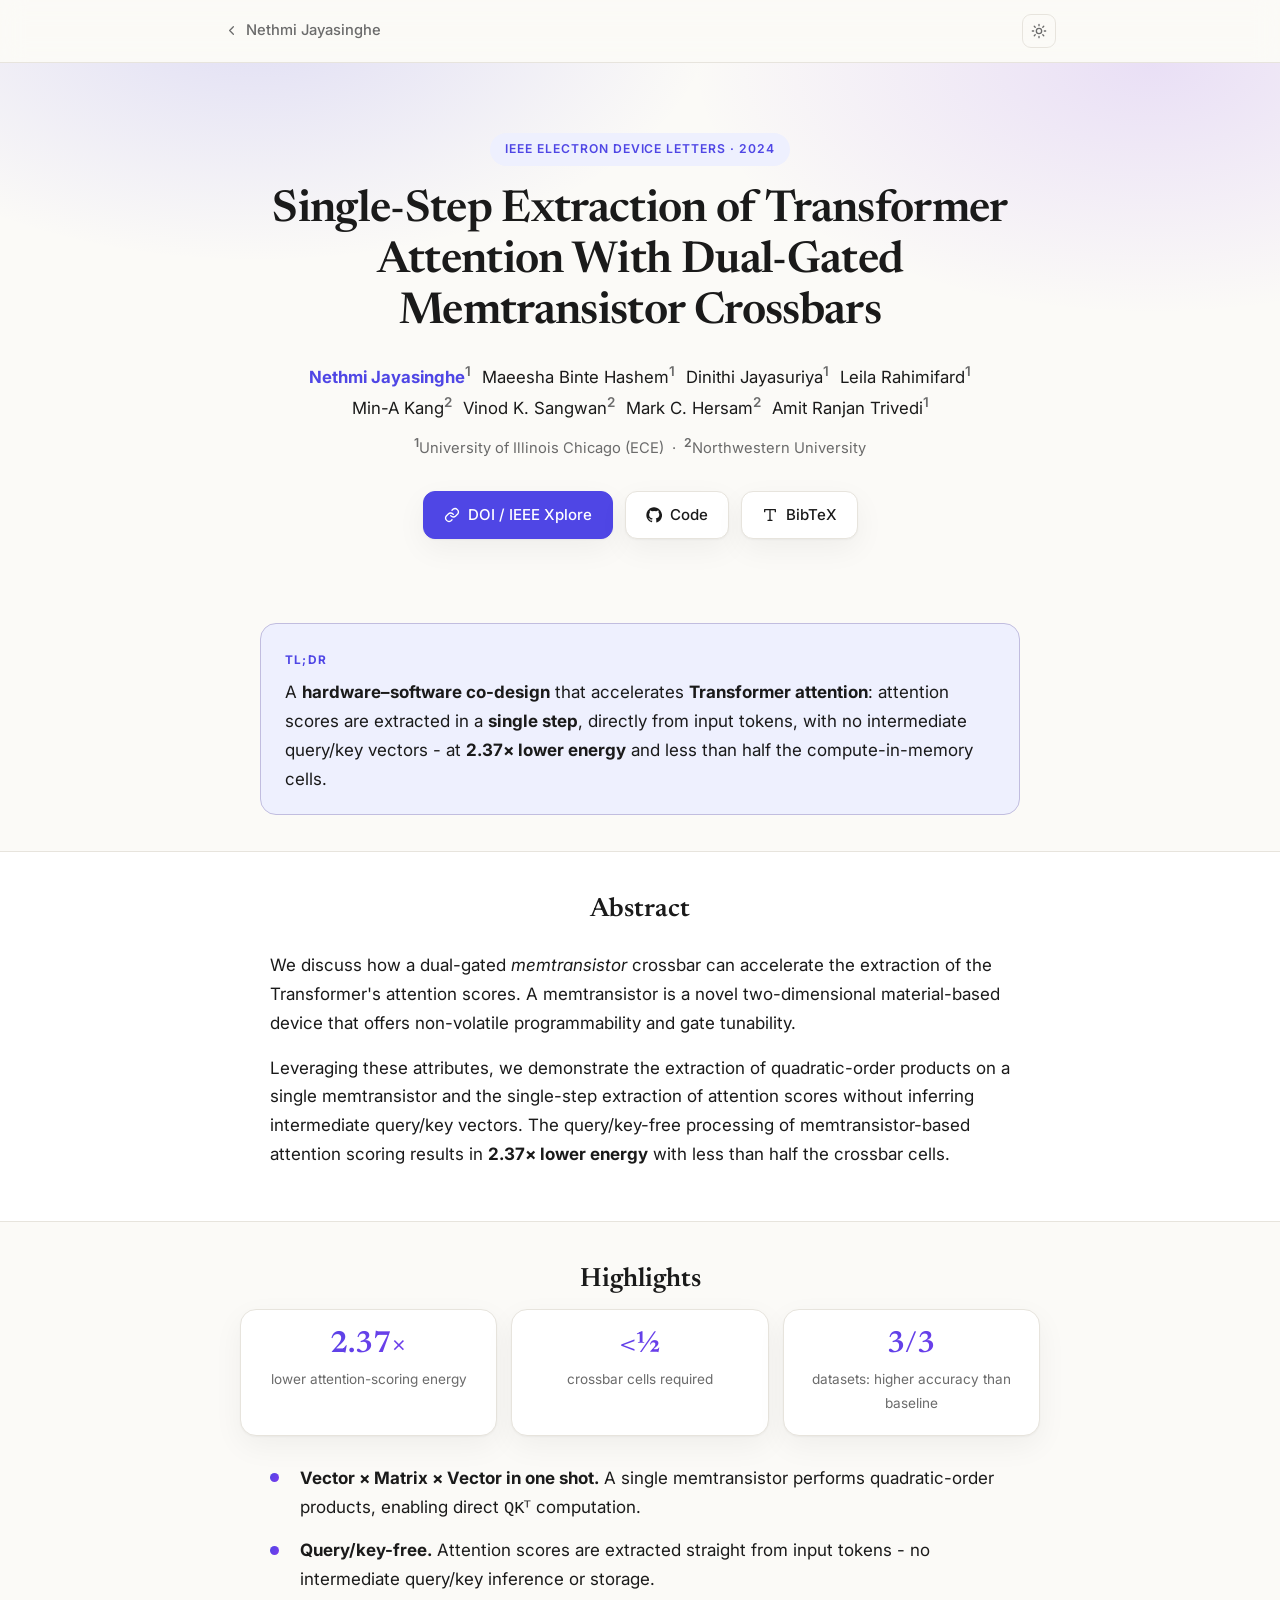
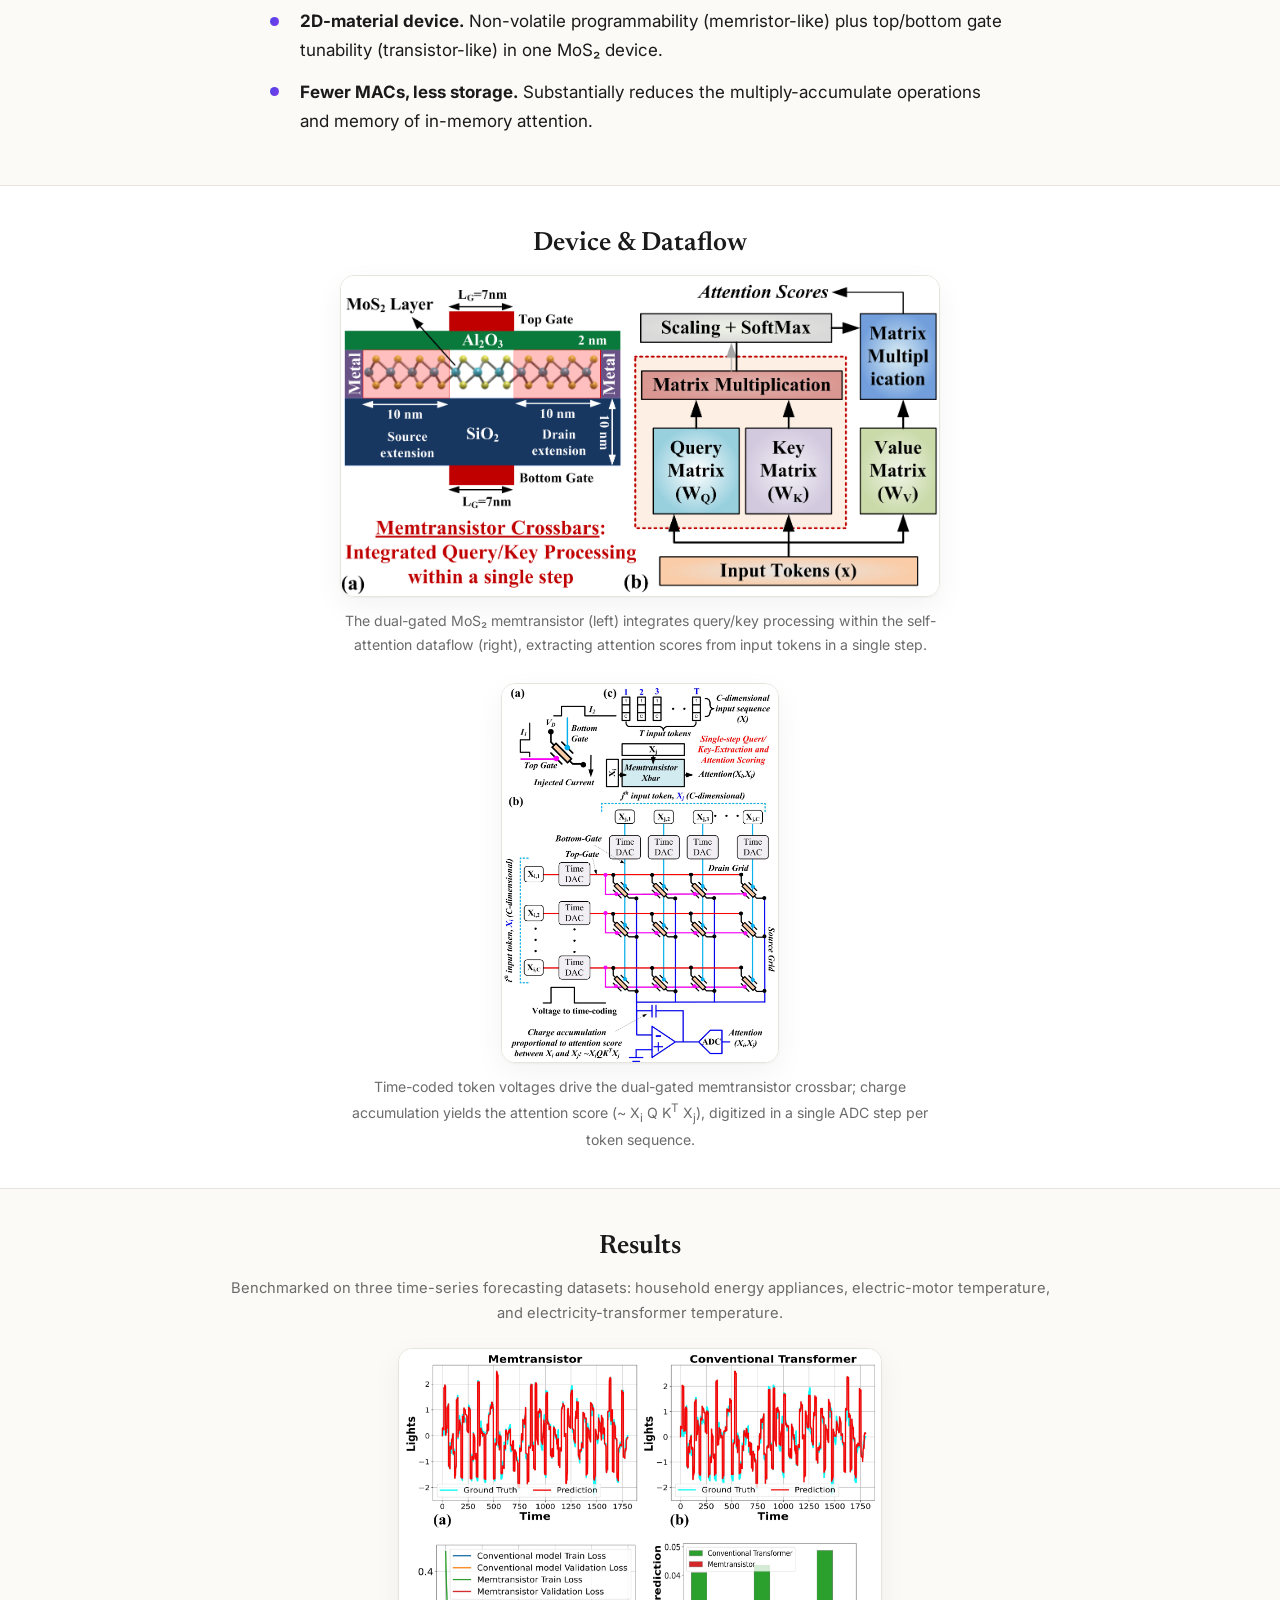
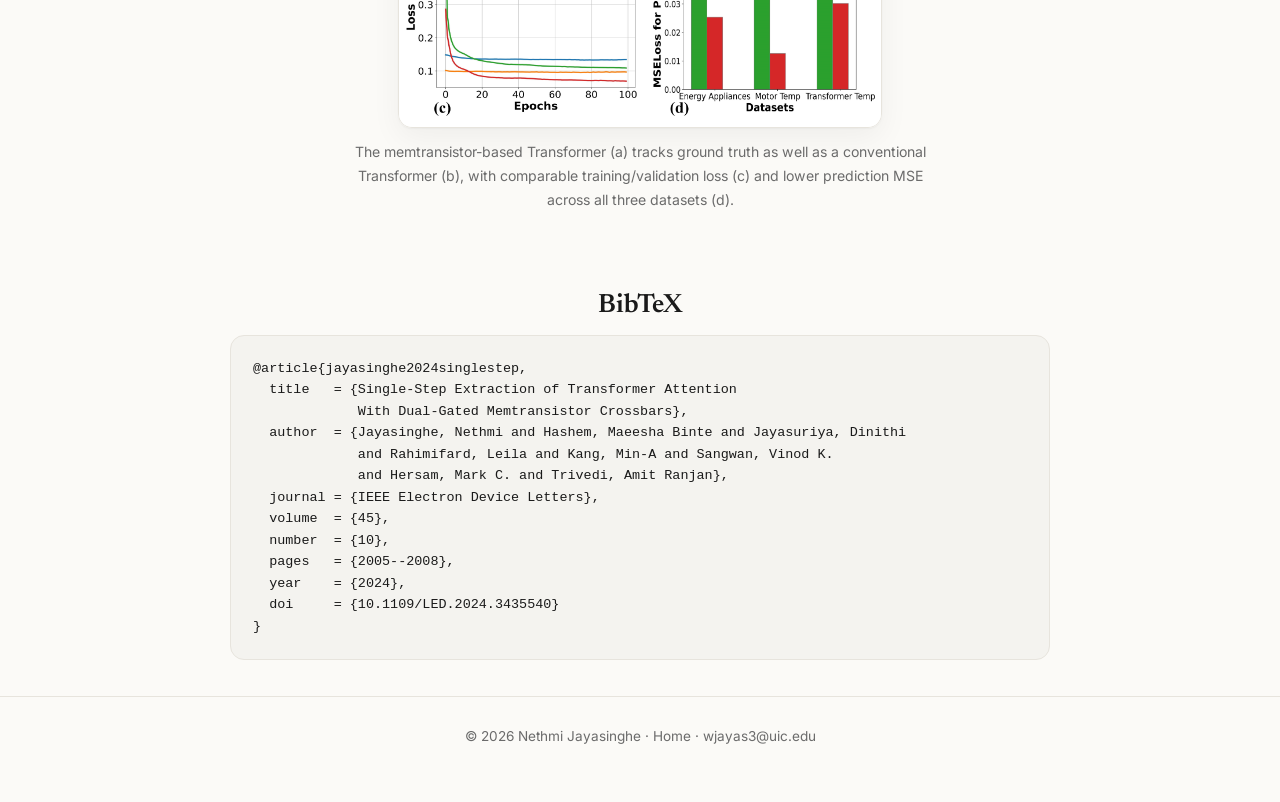
<file: projects/memtransistor-attention.html>
<!DOCTYPE html>
<html lang="en">
<head>
<meta charset="UTF-8" />
<meta name="viewport" content="width=device-width, initial-scale=1.0" />
<title>Single-Step Attention with Memtransistor Crossbars - Nethmi Jayasinghe</title>
<meta name="description" content="IEEE Electron Device Letters 2024 - Single-Step Extraction of Transformer Attention With Dual-Gated Memtransistor Crossbars." />
<link rel="canonical" href="https://nethmijayasinghe.github.io/projects/memtransistor-attention.html" />
<meta property="og:type" content="article" />
<meta property="og:site_name" content="Nethmi Jayasinghe" />
<meta property="og:title" content="Single-Step Extraction of Transformer Attention With Dual-Gated Memtransistor Crossbars" />
<meta property="og:description" content="IEEE Electron Device Letters 2024 - Single-Step Extraction of Transformer Attention With Dual-Gated Memtransistor Crossbars." />
<meta property="og:url" content="https://nethmijayasinghe.github.io/projects/memtransistor-attention.html" />
<meta property="og:image" content="https://nethmijayasinghe.github.io/assets/og/memtransistor-attention.jpg" />
<meta property="og:image:width" content="1200" />
<meta property="og:image:height" content="630" />
<meta property="og:image:alt" content="Memtransistor crossbar attention architecture figure" />
<meta name="twitter:card" content="summary_large_image" />
<meta name="twitter:title" content="Single-Step Extraction of Transformer Attention With Dual-Gated Memtransistor Crossbars" />
<meta name="twitter:description" content="IEEE Electron Device Letters 2024 - Single-Step Extraction of Transformer Attention With Dual-Gated Memtransistor Crossbars." />
<meta name="twitter:image" content="https://nethmijayasinghe.github.io/assets/og/memtransistor-attention.jpg" />
<link rel="preconnect" href="https://fonts.googleapis.com" />
<link rel="preconnect" href="https://fonts.gstatic.com" crossorigin />
<link href="https://fonts.googleapis.com/css2?family=Newsreader:opsz,wght@6..72,400;6..72,500;6..72,600&family=Inter:wght@400;500;600;700&display=swap" rel="stylesheet" />
<link rel="stylesheet" href="../assets/project.css" />
</head>
<body>
<div class="topbar">
  <div class="container">
    <a class="home" href="../index.html">
      <svg viewBox="0 0 24 24" width="15" height="15" fill="none" stroke="currentColor" stroke-width="2" stroke-linecap="round" stroke-linejoin="round"><path d="m15 18-6-6 6-6"/></svg>
      Nethmi Jayasinghe
    </a>
    <button class="theme-btn" id="themeToggle" aria-label="Toggle theme" title="Toggle theme">
      <svg viewBox="0 0 24 24" width="16" height="16" fill="none" stroke="currentColor" stroke-width="2" stroke-linecap="round" stroke-linejoin="round"><circle cx="12" cy="12" r="4"/><path d="M12 2v2M12 20v2M4.9 4.9l1.4 1.4M17.7 17.7l1.4 1.4M2 12h2M20 12h2M4.9 19.1l1.4-1.4M17.7 6.3l1.4-1.4"/></svg>
    </button>
  </div>
</div>

<header class="hero">
  <div class="container">
    <span class="venue-pill">IEEE Electron Device Letters · 2024</span>
    <h1>Single-Step Extraction of Transformer Attention With Dual-Gated Memtransistor Crossbars</h1>
    <p class="authors">
      <span class="a"><span class="me-author">Nethmi Jayasinghe</span><sup>1</sup></span>
      <span class="a">Maeesha Binte Hashem<sup>1</sup></span>
      <span class="a">Dinithi Jayasuriya<sup>1</sup></span>
      <span class="a">Leila Rahimifard<sup>1</sup></span>
      <span class="a">Min-A Kang<sup>2</sup></span>
      <span class="a">Vinod K. Sangwan<sup>2</sup></span>
      <span class="a">Mark C. Hersam<sup>2</sup></span>
      <span class="a">Amit Ranjan Trivedi<sup>1</sup></span>
    </p>
    <p class="affils">
      <sup>1</sup>University of Illinois Chicago (ECE) &nbsp;·&nbsp;
      <sup>2</sup>Northwestern University
    </p>
    <div class="btns">
      <a class="btn primary" href="https://doi.org/10.1109/LED.2024.3435540" target="_blank" rel="noopener">
        <svg viewBox="0 0 24 24" fill="none" stroke="currentColor" stroke-width="2" stroke-linecap="round" stroke-linejoin="round"><path d="M10 13a5 5 0 0 0 7.5.5l3-3a5 5 0 0 0-7-7l-1.5 1.5"/><path d="M14 11a5 5 0 0 0-7.5-.5l-3 3a5 5 0 0 0 7 7L12 19"/></svg>
        DOI / IEEE Xplore
      </a>
      <a class="btn" href="https://github.com/NethmiJayasinghe/memtransistor-attention" target="_blank" rel="noopener">
        <svg viewBox="0 0 24 24" fill="currentColor"><path d="M12 .5C5.7.5.5 5.7.5 12c0 5.1 3.3 9.4 7.9 10.9.6.1.8-.2.8-.6v-2c-3.2.7-3.9-1.5-3.9-1.5-.5-1.3-1.3-1.7-1.3-1.7-1.1-.7.1-.7.1-.7 1.2.1 1.8 1.2 1.8 1.2 1 1.8 2.7 1.3 3.4 1 .1-.8.4-1.3.7-1.6-2.6-.3-5.3-1.3-5.3-5.7 0-1.3.5-2.3 1.2-3.1-.1-.3-.5-1.5.1-3.1 0 0 1-.3 3.3 1.2a11.5 11.5 0 0 1 6 0c2.3-1.5 3.3-1.2 3.3-1.2.6 1.6.2 2.8.1 3.1.8.8 1.2 1.8 1.2 3.1 0 4.4-2.7 5.4-5.3 5.7.4.4.8 1.1.8 2.2v3.3c0 .4.2.7.8.6 4.6-1.5 7.9-5.8 7.9-10.9C23.5 5.7 18.3.5 12 .5z"/></svg>
        Code
      </a>
      <a class="btn" href="#bibtex">
        <svg viewBox="0 0 24 24" fill="none" stroke="currentColor" stroke-width="2" stroke-linecap="round" stroke-linejoin="round"><path d="M4 7V4h16v3M9 20h6M12 4v16"/></svg>
        BibTeX
      </a>
    </div>
  </div>
</header>

<section>
  <div class="container">
    <div class="tldr">
      <span class="lbl">TL;DR</span>
      <p>A <b>hardware–software co-design</b> that accelerates <b>Transformer attention</b>: attention scores are extracted in a <b>single step</b>, directly from input tokens, with no intermediate query/key vectors - at <b>2.37× lower energy</b> and less than half the compute-in-memory cells.</p>
    </div>
  </div>
</section>

<section class="alt">
  <div class="container">
    <h2 class="section-title">Abstract</h2>
    <div class="prose">
      <p>We discuss how a dual-gated <em>memtransistor</em> crossbar can accelerate the extraction of the Transformer's attention scores. A memtransistor is a novel two-dimensional material-based device that offers non-volatile programmability and gate tunability.</p>
      <p>Leveraging these attributes, we demonstrate the extraction of quadratic-order products on a single memtransistor and the single-step extraction of attention scores without inferring intermediate query/key vectors. The query/key-free processing of memtransistor-based attention scoring results in <b>2.37× lower energy</b> with less than half the crossbar cells.</p>
    </div>
  </div>
</section>

<section>
  <div class="container">
    <h2 class="section-title">Highlights</h2>
    <div class="stats" style="margin-bottom:28px;">
      <div class="stat"><div class="num">2.37×</div><div class="cap">lower attention-scoring energy</div></div>
      <div class="stat"><div class="num">&lt;½</div><div class="cap">crossbar cells required</div></div>
      <div class="stat"><div class="num">3/3</div><div class="cap">datasets: higher accuracy than baseline</div></div>
    </div>
    <ul class="highlights">
      <li><b>Vector × Matrix × Vector in one shot.</b> A single memtransistor performs quadratic-order products, enabling direct <code>QKᵀ</code> computation.</li>
      <li><b>Query/key-free.</b> Attention scores are extracted straight from input tokens - no intermediate query/key inference or storage.</li>
      <li><b>2D-material device.</b> Non-volatile programmability (memristor-like) plus top/bottom gate tunability (transistor-like) in one MoS₂ device.</li>
      <li><b>Fewer MACs, less storage.</b> Substantially reduces the multiply-accumulate operations and memory of in-memory attention.</li>
    </ul>
  </div>
</section>

<section class="alt">
  <div class="container">
    <h2 class="section-title">Device & Dataflow</h2>
    <figure class="figure sm">
      <img src="../papers/EDL_2024_Paper/Transformer_SA_v2.png" alt="Dual-gated MoS2 memtransistor cross-section and the self-attention dataflow it accelerates by integrating query/key processing." />
      <figcaption>The dual-gated MoS₂ memtransistor (left) integrates query/key processing within the self-attention dataflow (right), extracting attention scores from input tokens in a single step.</figcaption>
    </figure>
    <figure class="figure sm">
      <img src="../papers/EDL_2024_Paper/Architecture.jpg" alt="Dual-gated memtransistor and crossbar dataflow that computes the attention score via charge accumulation, digitized in a single ADC step per token sequence." />
      <figcaption>Time-coded token voltages drive the dual-gated memtransistor crossbar; charge accumulation yields the attention score (~ X<sub>i</sub> Q K<sup>T</sup> X<sub>j</sub>), digitized in a single ADC step per token sequence.</figcaption>
    </figure>
  </div>
</section>

<section>
  <div class="container">
    <h2 class="section-title">Results</h2>
    <p class="sub">Benchmarked on three time-series forecasting datasets: household energy appliances, electric-motor temperature, and electricity-transformer temperature.</p>
    <figure class="figure sm">
      <img src="../papers/EDL_2024_Paper/Fig_4_dataset.png" alt="Predictions vs ground truth for the memtransistor and conventional Transformer, training/validation loss curves, and prediction MSE across three datasets." />
      <figcaption>The memtransistor-based Transformer (a) tracks ground truth as well as a conventional Transformer (b), with comparable training/validation loss (c) and lower prediction MSE across all three datasets (d).</figcaption>
    </figure>
  </div>
</section>

<section id="bibtex" class="bibtex">
  <div class="container">
    <h2 class="section-title">BibTeX</h2>
<pre>@article{jayasinghe2024singlestep,
  title   = {Single-Step Extraction of Transformer Attention
             With Dual-Gated Memtransistor Crossbars},
  author  = {Jayasinghe, Nethmi and Hashem, Maeesha Binte and Jayasuriya, Dinithi
             and Rahimifard, Leila and Kang, Min-A and Sangwan, Vinod K.
             and Hersam, Mark C. and Trivedi, Amit Ranjan},
  journal = {IEEE Electron Device Letters},
  volume  = {45},
  number  = {10},
  pages   = {2005--2008},
  year    = {2024},
  doi     = {10.1109/LED.2024.3435540}
}</pre>
  </div>
</section>

<footer>
  <div class="container">
    © <span id="year"></span> Nethmi Jayasinghe · <a href="../index.html">Home</a> · <a href="mailto:wjayas3@uic.edu">wjayas3@uic.edu</a>
  </div>
</footer>

<script>
  const root = document.documentElement;
  const saved = localStorage.getItem("theme");
  const prefersDark = window.matchMedia && window.matchMedia("(prefers-color-scheme: dark)").matches;
  root.setAttribute("data-theme", saved || (prefersDark ? "dark" : "light"));
  document.getElementById("themeToggle").addEventListener("click", () => {
    const next = root.getAttribute("data-theme") === "dark" ? "light" : "dark";
    root.setAttribute("data-theme", next); localStorage.setItem("theme", next);
  });
  document.getElementById("year").textContent = new Date().getFullYear();
</script>
</body>
</html>
</file>
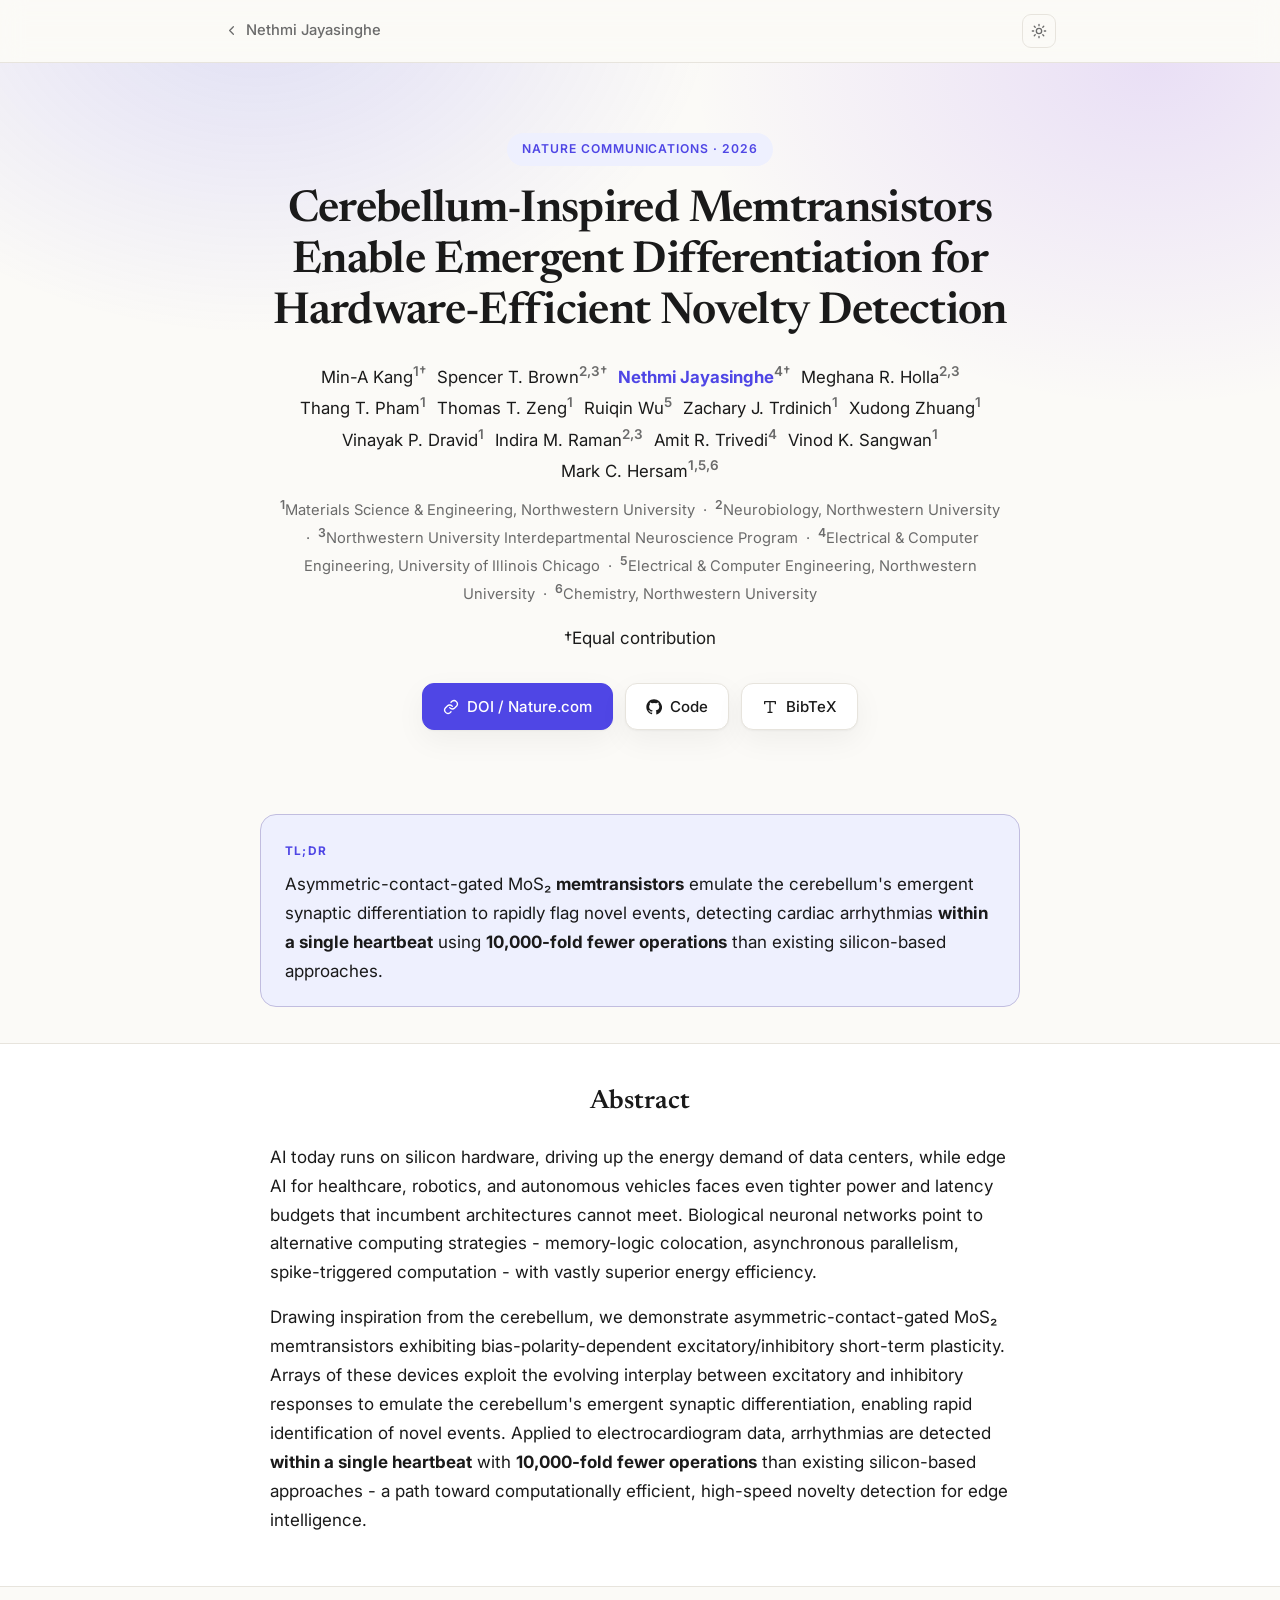
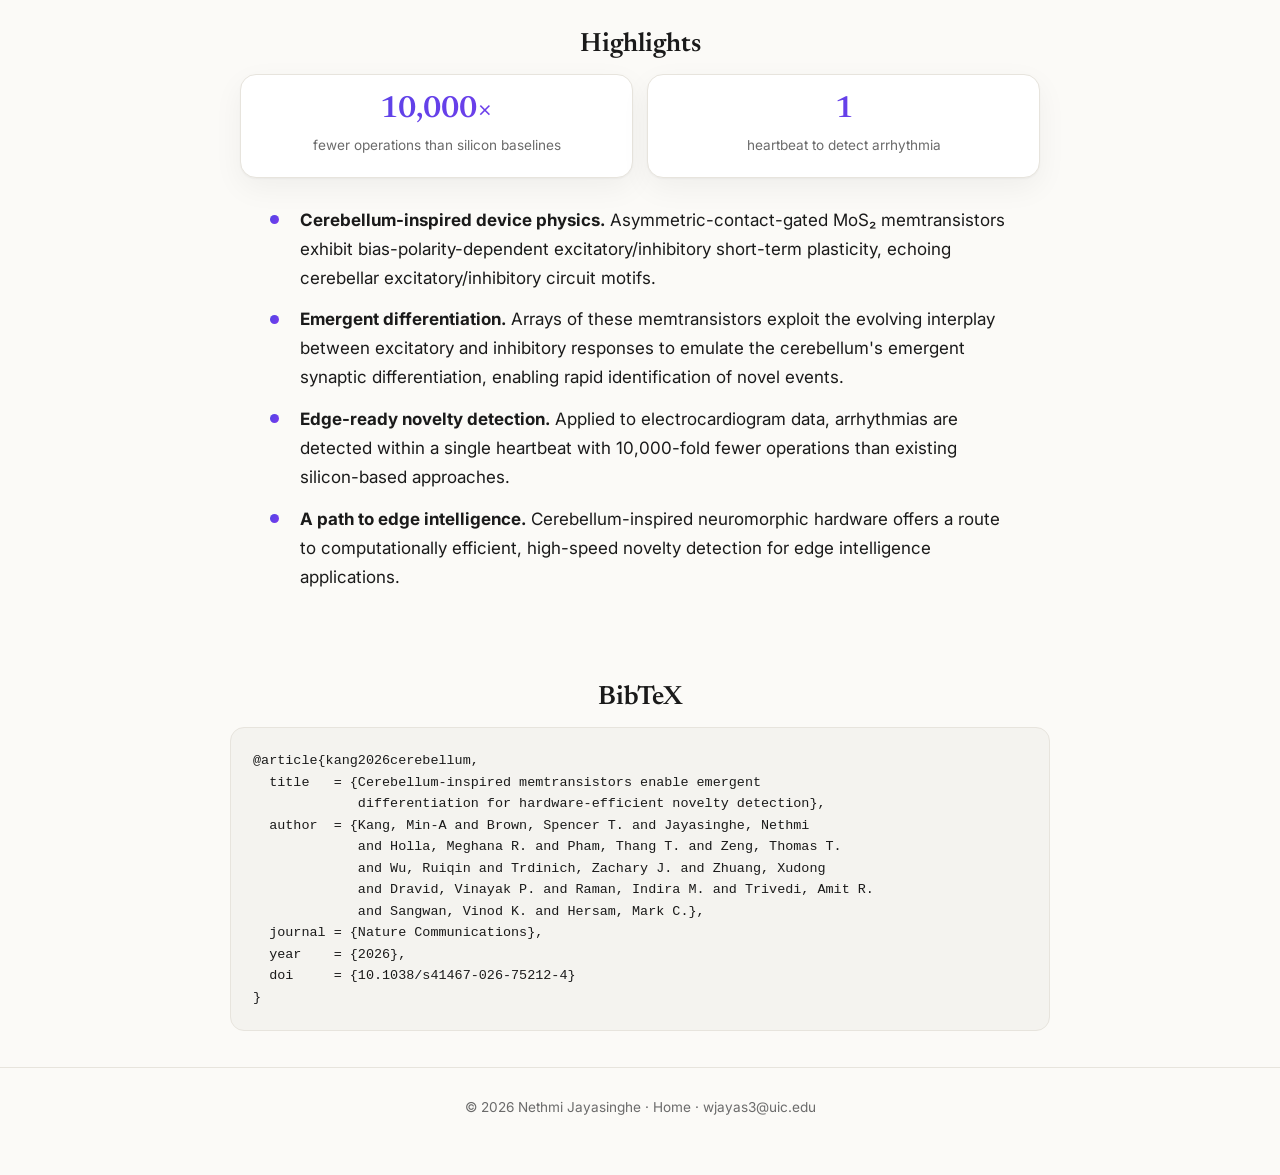
<file: projects/memtransistor-novelty.html>
<!DOCTYPE html>
<html lang="en">
<head>
<meta charset="UTF-8" />
<meta name="viewport" content="width=device-width, initial-scale=1.0" />
<title>Cerebellum-Inspired Memtransistors for Novelty Detection - Nethmi Jayasinghe</title>
<meta name="description" content="Nature Communications 2026 - Cerebellum-Inspired Memtransistors Enable Emergent Differentiation for Hardware-Efficient Novelty Detection." />
<link rel="canonical" href="https://nethmijayasinghe.github.io/projects/memtransistor-novelty.html" />
<meta property="og:type" content="article" />
<meta property="og:site_name" content="Nethmi Jayasinghe" />
<meta property="og:title" content="Cerebellum-Inspired Memtransistors Enable Emergent Differentiation for Hardware-Efficient Novelty Detection" />
<meta property="og:description" content="Nature Communications 2026 - Cerebellum-Inspired Memtransistors Enable Emergent Differentiation for Hardware-Efficient Novelty Detection." />
<meta property="og:url" content="https://nethmijayasinghe.github.io/projects/memtransistor-novelty.html" />
<meta property="og:image" content="https://nethmijayasinghe.github.io/assets/og/memtransistor-novelty.jpg" />
<meta property="og:image:width" content="1200" />
<meta property="og:image:height" content="630" />
<meta property="og:image:alt" content="Cerebellum-Inspired Memtransistors for Novelty Detection - Nature Communications 2026" />
<meta name="twitter:card" content="summary_large_image" />
<meta name="twitter:title" content="Cerebellum-Inspired Memtransistors Enable Emergent Differentiation for Hardware-Efficient Novelty Detection" />
<meta name="twitter:description" content="Nature Communications 2026 - Cerebellum-Inspired Memtransistors Enable Emergent Differentiation for Hardware-Efficient Novelty Detection." />
<meta name="twitter:image" content="https://nethmijayasinghe.github.io/assets/og/memtransistor-novelty.jpg" />
<link rel="preconnect" href="https://fonts.googleapis.com" />
<link rel="preconnect" href="https://fonts.gstatic.com" crossorigin />
<link href="https://fonts.googleapis.com/css2?family=Newsreader:opsz,wght@6..72,400;6..72,500;6..72,600&family=Inter:wght@400;500;600;700&display=swap" rel="stylesheet" />
<link rel="stylesheet" href="../assets/project.css" />
</head>
<body>
<div class="topbar">
  <div class="container">
    <a class="home" href="../index.html">
      <svg viewBox="0 0 24 24" width="15" height="15" fill="none" stroke="currentColor" stroke-width="2" stroke-linecap="round" stroke-linejoin="round"><path d="m15 18-6-6 6-6"/></svg>
      Nethmi Jayasinghe
    </a>
    <button class="theme-btn" id="themeToggle" aria-label="Toggle theme" title="Toggle theme">
      <svg viewBox="0 0 24 24" width="16" height="16" fill="none" stroke="currentColor" stroke-width="2" stroke-linecap="round" stroke-linejoin="round"><circle cx="12" cy="12" r="4"/><path d="M12 2v2M12 20v2M4.9 4.9l1.4 1.4M17.7 17.7l1.4 1.4M2 12h2M20 12h2M4.9 19.1l1.4-1.4M17.7 6.3l1.4-1.4"/></svg>
    </button>
  </div>
</div>

<header class="hero">
  <div class="container">
    <span class="venue-pill">Nature Communications · 2026</span>
    <h1>Cerebellum-Inspired Memtransistors Enable Emergent Differentiation for Hardware-Efficient Novelty Detection</h1>
    <p class="authors">
      <span class="a">Min-A Kang<sup>1†</sup></span>
      <span class="a">Spencer T. Brown<sup>2,3†</sup></span>
      <span class="a"><span class="me-author">Nethmi Jayasinghe</span><sup>4†</sup></span>
      <span class="a">Meghana R. Holla<sup>2,3</sup></span>
      <span class="a">Thang T. Pham<sup>1</sup></span>
      <span class="a">Thomas T. Zeng<sup>1</sup></span>
      <span class="a">Ruiqin Wu<sup>5</sup></span>
      <span class="a">Zachary J. Trdinich<sup>1</sup></span>
      <span class="a">Xudong Zhuang<sup>1</sup></span>
      <span class="a">Vinayak P. Dravid<sup>1</sup></span>
      <span class="a">Indira M. Raman<sup>2,3</sup></span>
      <span class="a">Amit R. Trivedi<sup>4</sup></span>
      <span class="a">Vinod K. Sangwan<sup>1</sup></span>
      <span class="a">Mark C. Hersam<sup>1,5,6</sup></span>
    </p>
    <p class="affils">
      <sup>1</sup>Materials Science &amp; Engineering, Northwestern University &nbsp;·&nbsp;
      <sup>2</sup>Neurobiology, Northwestern University &nbsp;·&nbsp;
      <sup>3</sup>Northwestern University Interdepartmental Neuroscience Program &nbsp;·&nbsp;
      <sup>4</sup>Electrical &amp; Computer Engineering, University of Illinois Chicago &nbsp;·&nbsp;
      <sup>5</sup>Electrical &amp; Computer Engineering, Northwestern University &nbsp;·&nbsp;
      <sup>6</sup>Chemistry, Northwestern University
    </p>
    <p class="hero-note">†Equal contribution</p>
    <div class="btns">
      <a class="btn primary" href="https://doi.org/10.1038/s41467-026-75212-4" target="_blank" rel="noopener">
        <svg viewBox="0 0 24 24" fill="none" stroke="currentColor" stroke-width="2" stroke-linecap="round" stroke-linejoin="round"><path d="M10 13a5 5 0 0 0 7.5.5l3-3a5 5 0 0 0-7-7l-1.5 1.5"/><path d="M14 11a5 5 0 0 0-7.5-.5l-3 3a5 5 0 0 0 7 7L12 19"/></svg>
        DOI / Nature.com
      </a>
      <a class="btn" href="https://github.com/NethmiJayasinghe/Cerebellum_inspired_ecg_anomaly_detection" target="_blank" rel="noopener">
        <svg viewBox="0 0 24 24" fill="currentColor"><path d="M12 .5C5.7.5.5 5.7.5 12c0 5.1 3.3 9.4 7.9 10.9.6.1.8-.2.8-.6v-2c-3.2.7-3.9-1.5-3.9-1.5-.5-1.3-1.3-1.7-1.3-1.7-1.1-.7.1-.7.1-.7 1.2.1 1.8 1.2 1.8 1.2 1 1.8 2.7 1.3 3.4 1 .1-.8.4-1.3.7-1.6-2.6-.3-5.3-1.3-5.3-5.7 0-1.3.5-2.3 1.2-3.1-.1-.3-.5-1.5.1-3.1 0 0 1-.3 3.3 1.2a11.5 11.5 0 0 1 6 0c2.3-1.5 3.3-1.2 3.3-1.2.6 1.6.2 2.8.1 3.1.8.8 1.2 1.8 1.2 3.1 0 4.4-2.7 5.4-5.3 5.7.4.4.8 1.1.8 2.2v3.3c0 .4.2.7.8.6 4.6-1.5 7.9-5.8 7.9-10.9C23.5 5.7 18.3.5 12 .5z"/></svg>
        Code
      </a>
      <a class="btn" href="#bibtex">
        <svg viewBox="0 0 24 24" fill="none" stroke="currentColor" stroke-width="2" stroke-linecap="round" stroke-linejoin="round"><path d="M4 7V4h16v3M9 20h6M12 4v16"/></svg>
        BibTeX
      </a>
    </div>
  </div>
</header>

<section>
  <div class="container">
    <div class="tldr">
      <span class="lbl">TL;DR</span>
      <p>Asymmetric-contact-gated MoS₂ <b>memtransistors</b> emulate the cerebellum's emergent synaptic differentiation to rapidly flag novel events, detecting cardiac arrhythmias <b>within a single heartbeat</b> using <b>10,000-fold fewer operations</b> than existing silicon-based approaches.</p>
    </div>
  </div>
</section>

<section class="alt">
  <div class="container">
    <h2 class="section-title">Abstract</h2>
    <div class="prose">
      <p>AI today runs on silicon hardware, driving up the energy demand of data centers, while edge AI for healthcare, robotics, and autonomous vehicles faces even tighter power and latency budgets that incumbent architectures cannot meet. Biological neuronal networks point to alternative computing strategies - memory-logic colocation, asynchronous parallelism, spike-triggered computation - with vastly superior energy efficiency.</p>
      <p>Drawing inspiration from the cerebellum, we demonstrate asymmetric-contact-gated MoS₂ memtransistors exhibiting bias-polarity-dependent excitatory/inhibitory short-term plasticity. Arrays of these devices exploit the evolving interplay between excitatory and inhibitory responses to emulate the cerebellum's emergent synaptic differentiation, enabling rapid identification of novel events. Applied to electrocardiogram data, arrhythmias are detected <b>within a single heartbeat</b> with <b>10,000-fold fewer operations</b> than existing silicon-based approaches - a path toward computationally efficient, high-speed novelty detection for edge intelligence.</p>
    </div>
  </div>
</section>

<section>
  <div class="container">
    <h2 class="section-title">Highlights</h2>
    <div class="stats" style="margin-bottom:28px;">
      <div class="stat"><div class="num">10,000×</div><div class="cap">fewer operations than silicon baselines</div></div>
      <div class="stat"><div class="num">1</div><div class="cap">heartbeat to detect arrhythmia</div></div>
    </div>
    <ul class="highlights">
      <li><b>Cerebellum-inspired device physics.</b> Asymmetric-contact-gated MoS₂ memtransistors exhibit bias-polarity-dependent excitatory/inhibitory short-term plasticity, echoing cerebellar excitatory/inhibitory circuit motifs.</li>
      <li><b>Emergent differentiation.</b> Arrays of these memtransistors exploit the evolving interplay between excitatory and inhibitory responses to emulate the cerebellum's emergent synaptic differentiation, enabling rapid identification of novel events.</li>
      <li><b>Edge-ready novelty detection.</b> Applied to electrocardiogram data, arrhythmias are detected within a single heartbeat with 10,000-fold fewer operations than existing silicon-based approaches.</li>
      <li><b>A path to edge intelligence.</b> Cerebellum-inspired neuromorphic hardware offers a route to computationally efficient, high-speed novelty detection for edge intelligence applications.</li>
    </ul>
  </div>
</section>

<section id="bibtex" class="bibtex">
  <div class="container">
    <h2 class="section-title">BibTeX</h2>
<pre>@article{kang2026cerebellum,
  title   = {Cerebellum-inspired memtransistors enable emergent
             differentiation for hardware-efficient novelty detection},
  author  = {Kang, Min-A and Brown, Spencer T. and Jayasinghe, Nethmi
             and Holla, Meghana R. and Pham, Thang T. and Zeng, Thomas T.
             and Wu, Ruiqin and Trdinich, Zachary J. and Zhuang, Xudong
             and Dravid, Vinayak P. and Raman, Indira M. and Trivedi, Amit R.
             and Sangwan, Vinod K. and Hersam, Mark C.},
  journal = {Nature Communications},
  year    = {2026},
  doi     = {10.1038/s41467-026-75212-4}
}</pre>
  </div>
</section>

<footer>
  <div class="container">
    © <span id="year"></span> Nethmi Jayasinghe · <a href="../index.html">Home</a> · <a href="mailto:wjayas3@uic.edu">wjayas3@uic.edu</a>
  </div>
</footer>

<script>
  const root = document.documentElement;
  const saved = localStorage.getItem("theme");
  const prefersDark = window.matchMedia && window.matchMedia("(prefers-color-scheme: dark)").matches;
  root.setAttribute("data-theme", saved || (prefersDark ? "dark" : "light"));
  document.getElementById("themeToggle").addEventListener("click", () => {
    const next = root.getAttribute("data-theme") === "dark" ? "light" : "dark";
    root.setAttribute("data-theme", next); localStorage.setItem("theme", next);
  });
  document.getElementById("year").textContent = new Date().getFullYear();
</script>
</body>
</html>
</file>
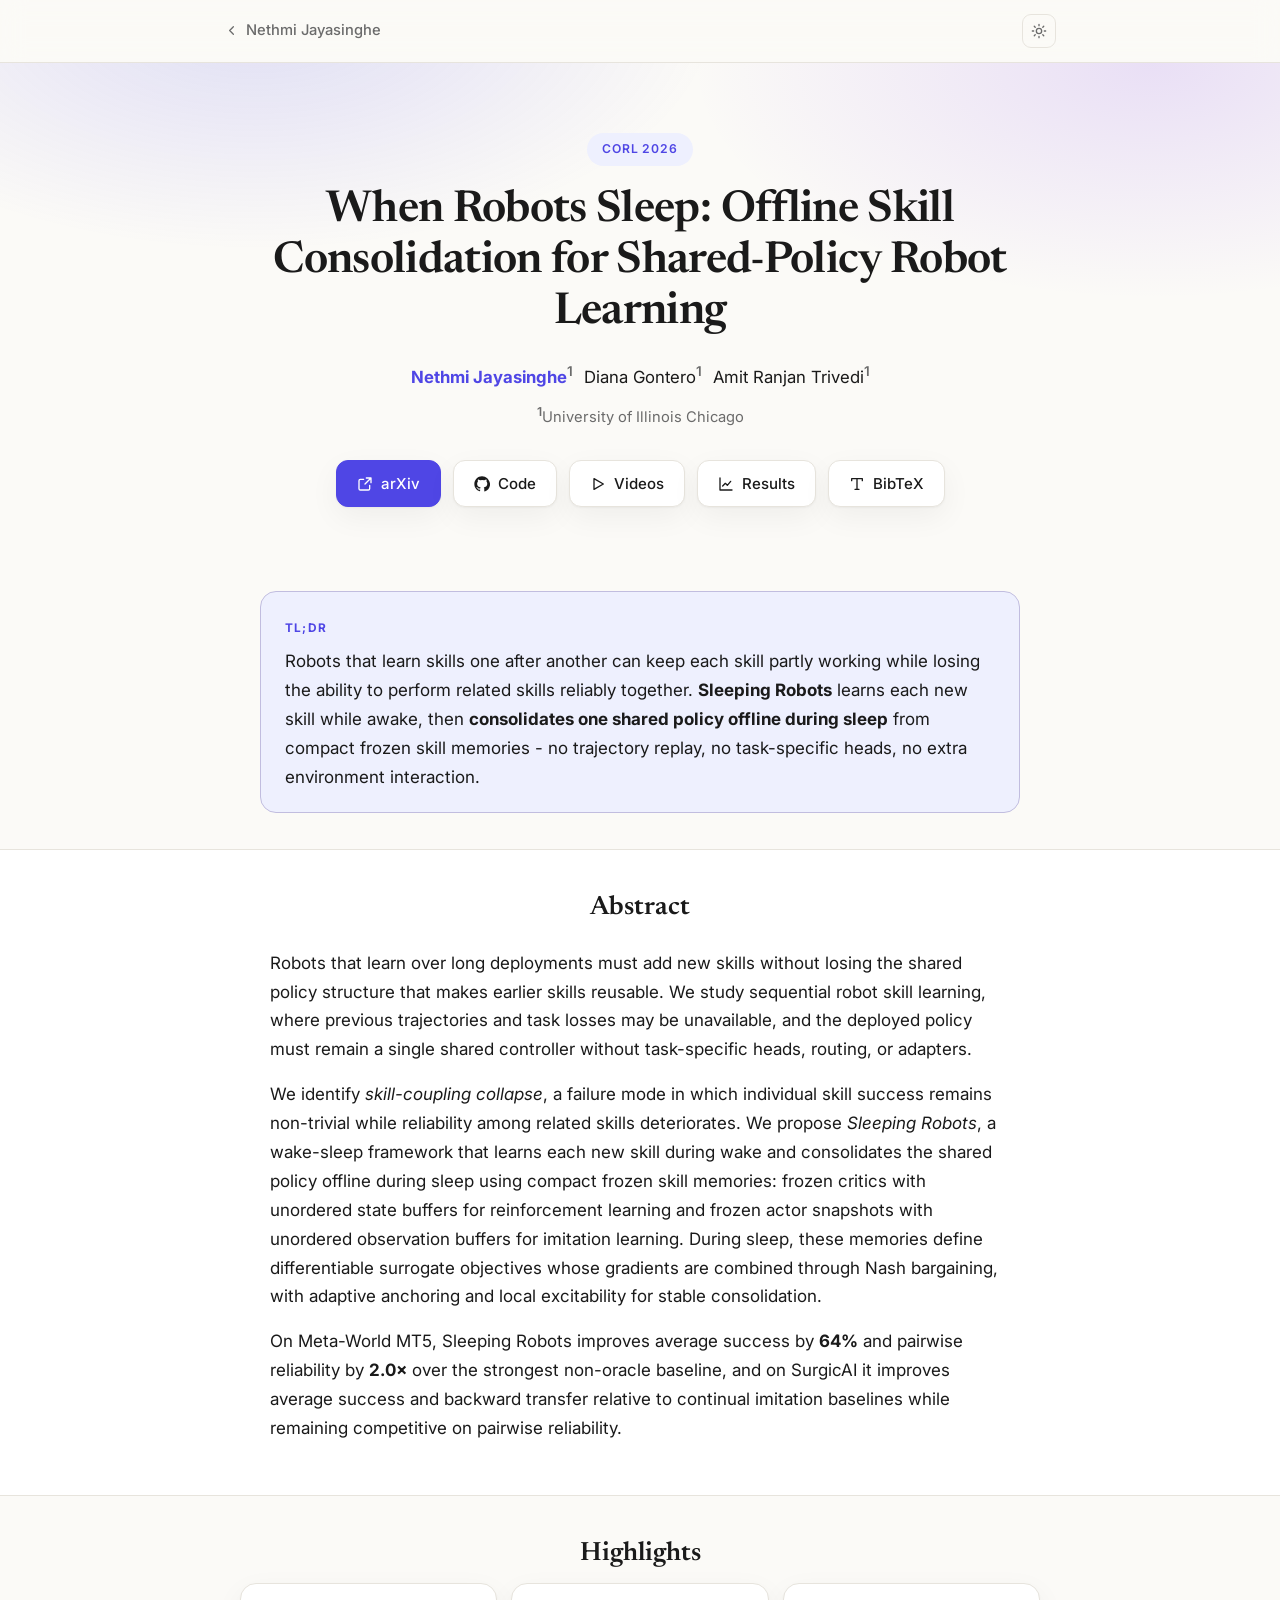
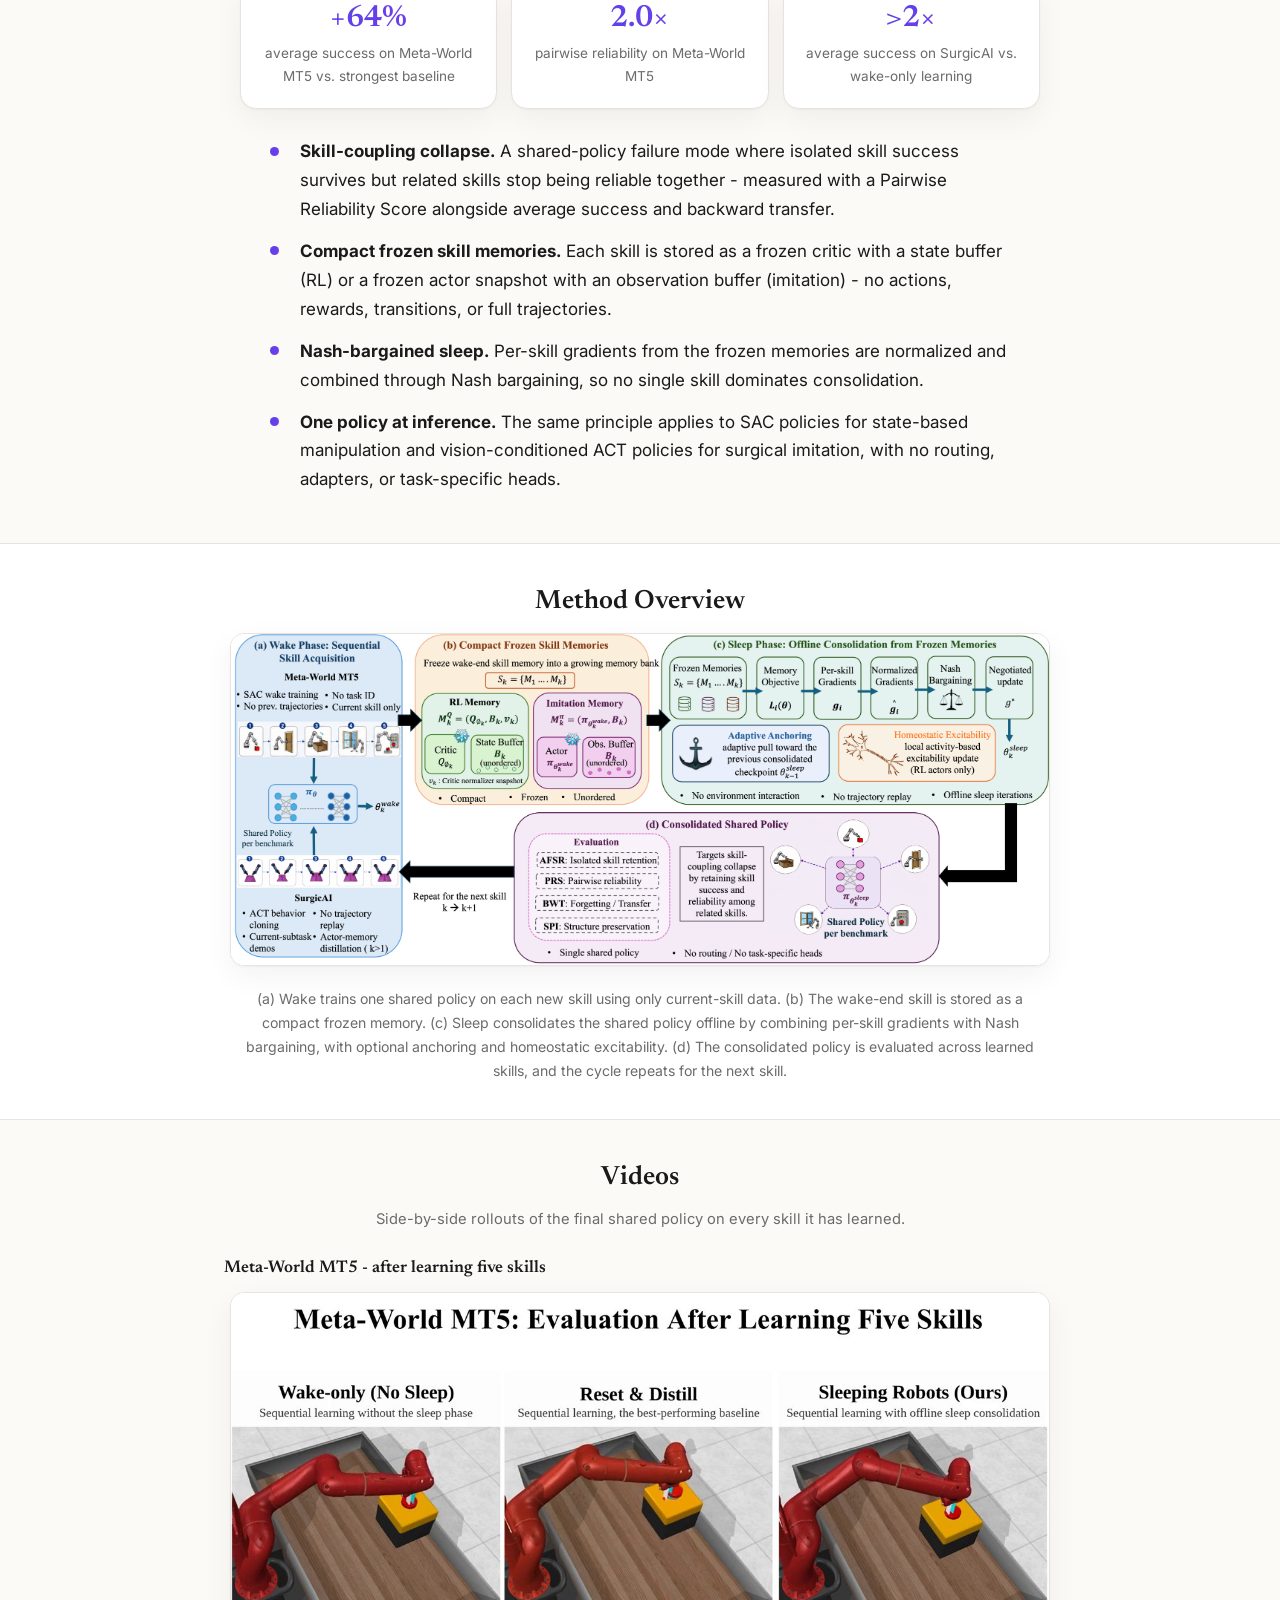
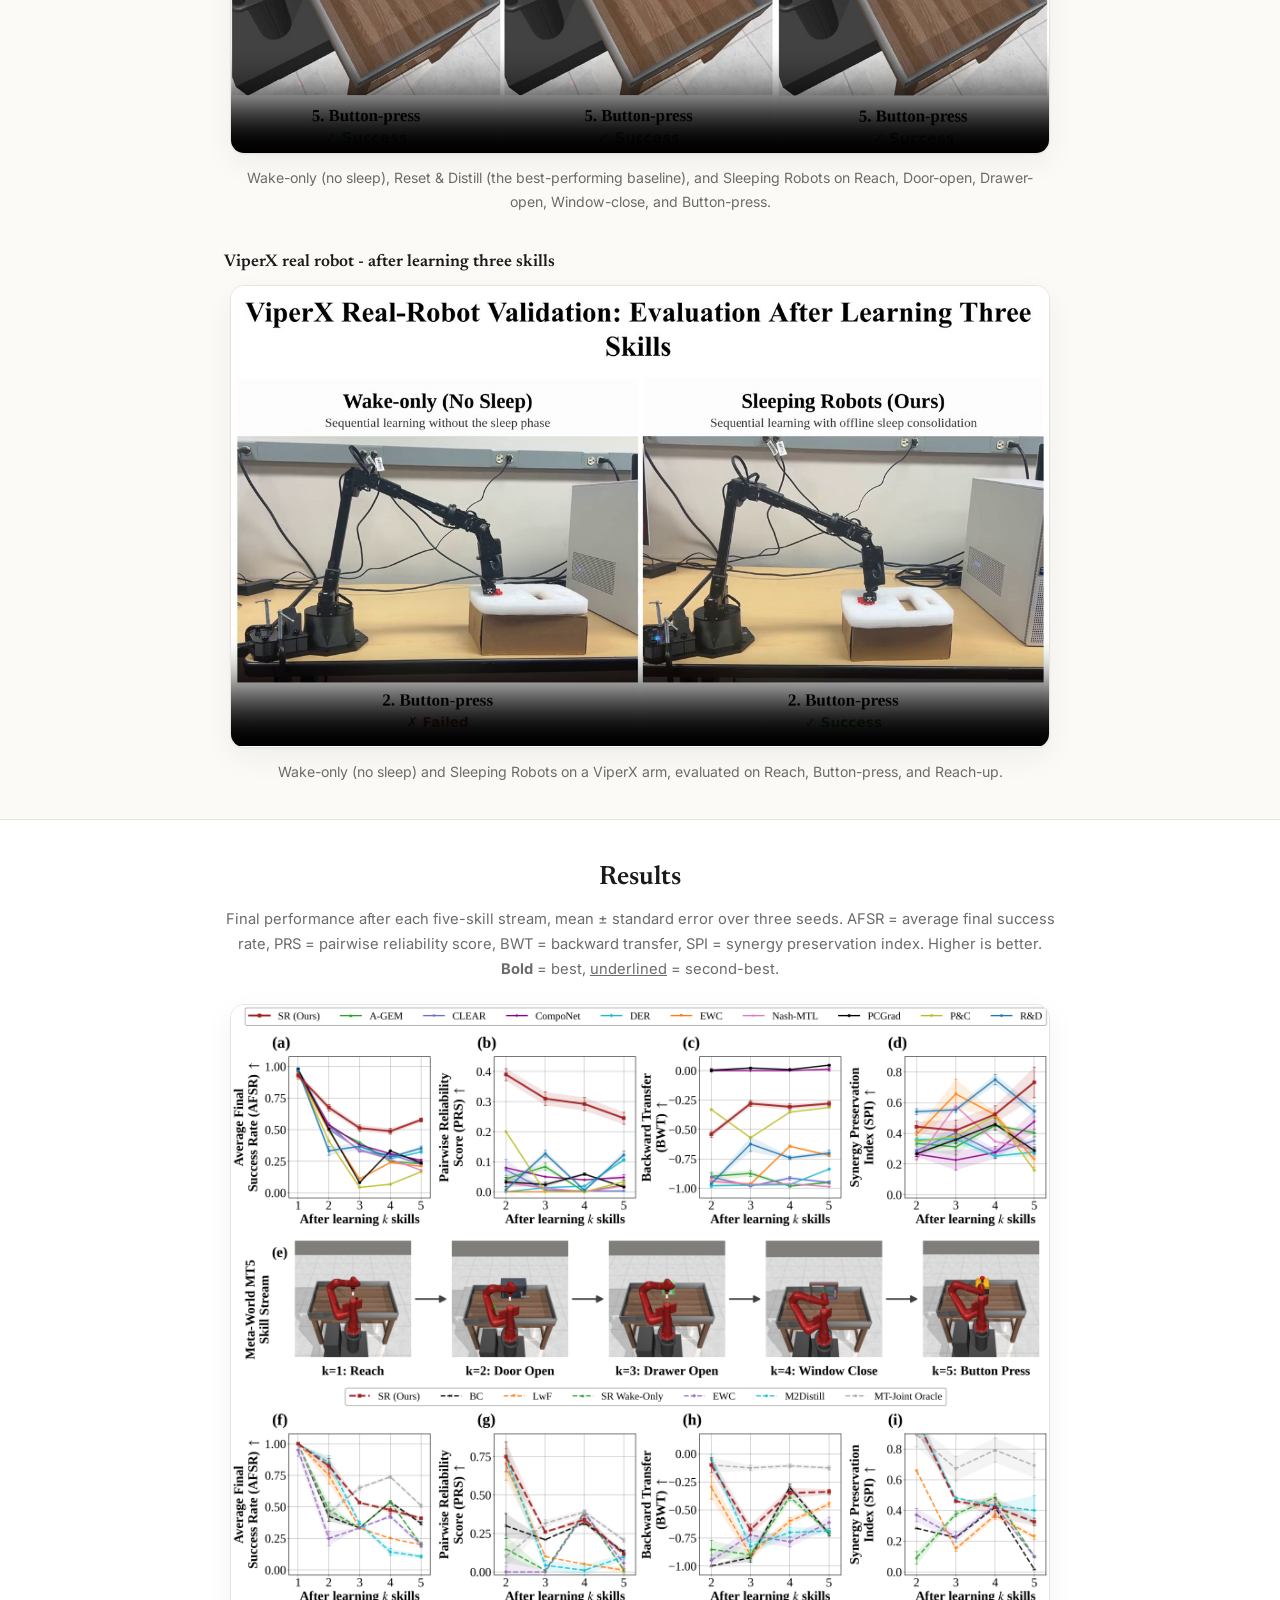
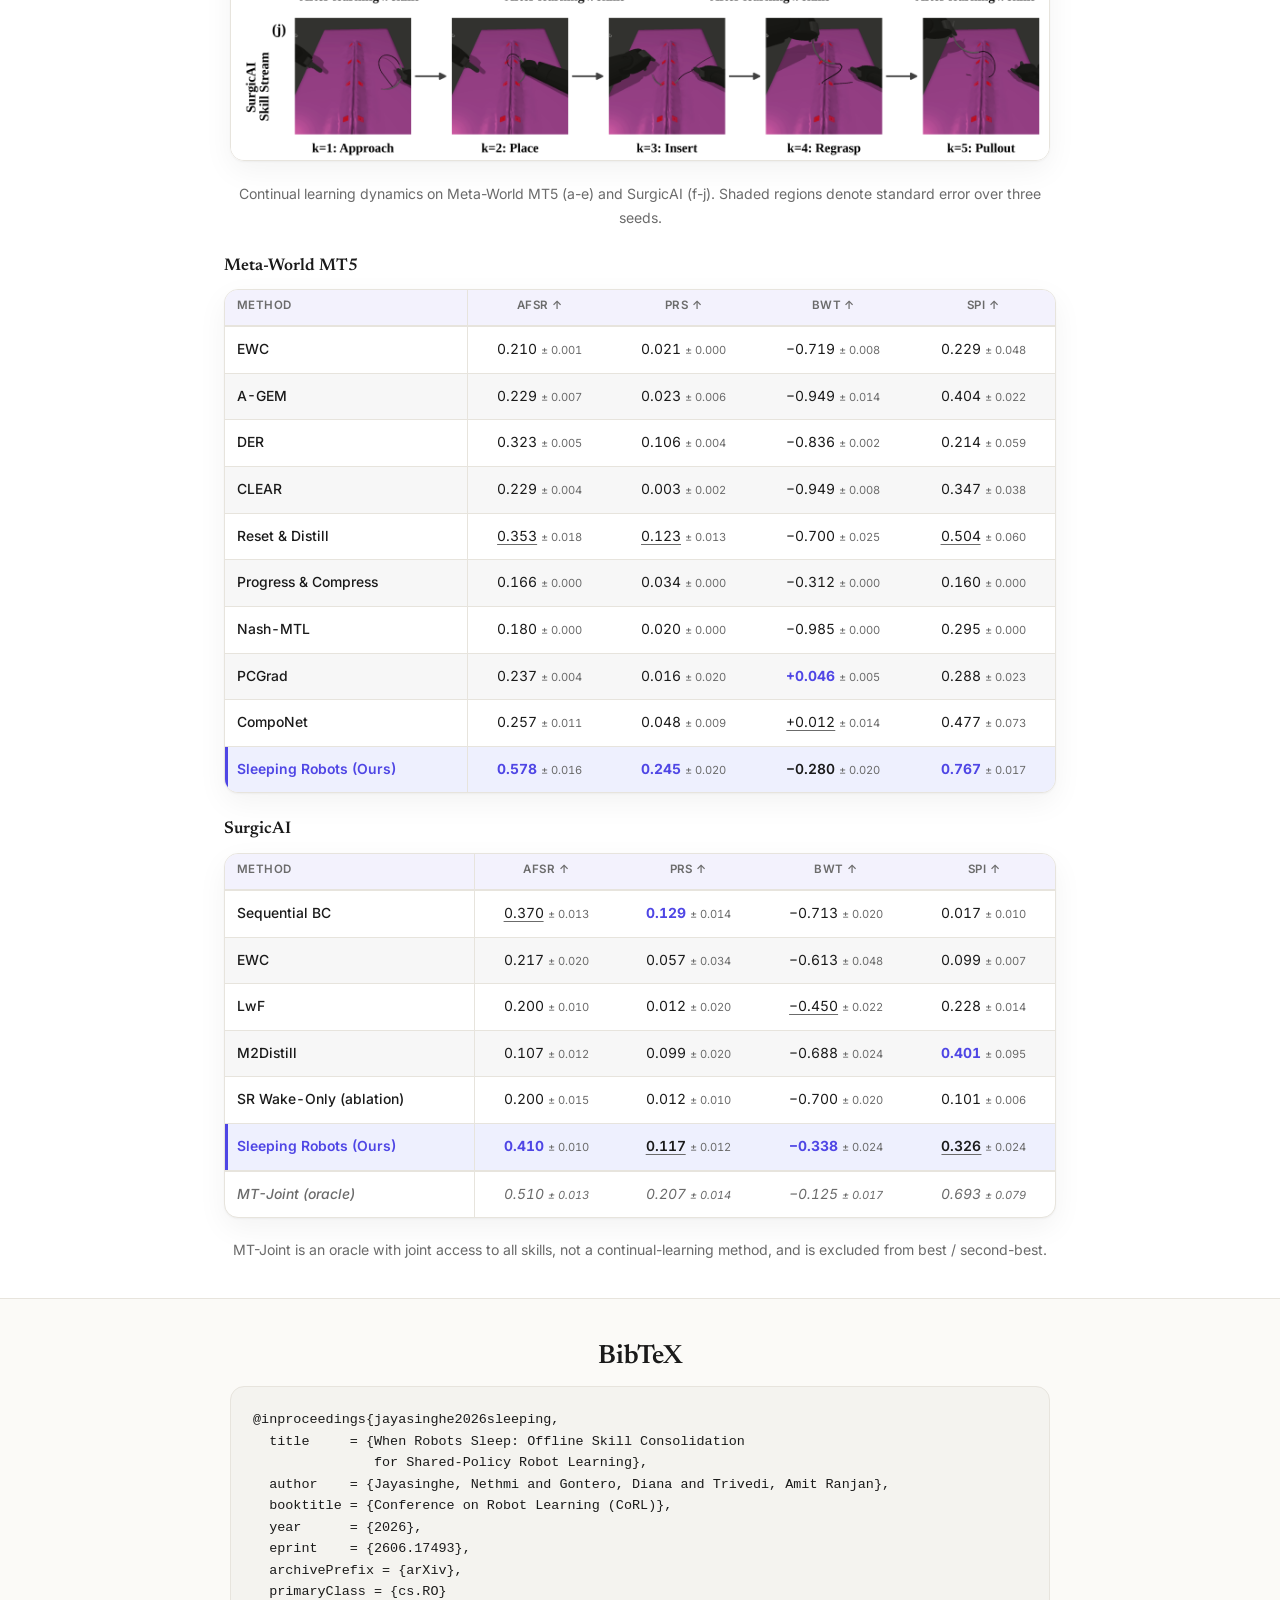
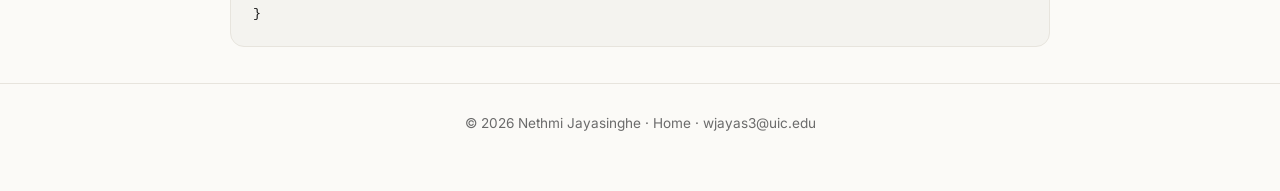
<file: projects/when-robots-sleep.html>
<!DOCTYPE html>
<html lang="en">
<head>
<meta charset="UTF-8" />
<meta name="viewport" content="width=device-width, initial-scale=1.0" />
<title>When Robots Sleep - Nethmi Jayasinghe</title>
<meta name="description" content="CoRL 2026 - When Robots Sleep: Offline Skill Consolidation for Shared-Policy Robot Learning." />
<link rel="canonical" href="https://nethmijayasinghe.github.io/projects/when-robots-sleep.html" />
<meta property="og:type" content="article" />
<meta property="og:site_name" content="Nethmi Jayasinghe" />
<meta property="og:title" content="When Robots Sleep: Offline Skill Consolidation for Shared-Policy Robot Learning" />
<meta property="og:description" content="CoRL 2026 - When Robots Sleep: Offline Skill Consolidation for Shared-Policy Robot Learning." />
<meta property="og:url" content="https://nethmijayasinghe.github.io/projects/when-robots-sleep.html" />
<meta property="og:image" content="https://nethmijayasinghe.github.io/assets/og/when-robots-sleep.jpg" />
<meta property="og:image:width" content="1200" />
<meta property="og:image:height" content="630" />
<meta property="og:image:alt" content="Sleeping Robots method overview figure" />
<meta name="twitter:card" content="summary_large_image" />
<meta name="twitter:title" content="When Robots Sleep: Offline Skill Consolidation for Shared-Policy Robot Learning" />
<meta name="twitter:description" content="CoRL 2026 - When Robots Sleep: Offline Skill Consolidation for Shared-Policy Robot Learning." />
<meta name="twitter:image" content="https://nethmijayasinghe.github.io/assets/og/when-robots-sleep.jpg" />
<link rel="preconnect" href="https://fonts.googleapis.com" />
<link rel="preconnect" href="https://fonts.gstatic.com" crossorigin />
<link href="https://fonts.googleapis.com/css2?family=Newsreader:opsz,wght@6..72,400;6..72,500;6..72,600&family=Inter:wght@400;500;600;700&display=swap" rel="stylesheet" />
<link rel="stylesheet" href="../assets/project.css" />
</head>
<body>
<div class="topbar">
  <div class="container">
    <a class="home" href="../index.html">
      <svg viewBox="0 0 24 24" width="15" height="15" fill="none" stroke="currentColor" stroke-width="2" stroke-linecap="round" stroke-linejoin="round"><path d="m15 18-6-6 6-6"/></svg>
      Nethmi Jayasinghe
    </a>
    <button class="theme-btn" id="themeToggle" aria-label="Toggle theme" title="Toggle theme">
      <svg viewBox="0 0 24 24" width="16" height="16" fill="none" stroke="currentColor" stroke-width="2" stroke-linecap="round" stroke-linejoin="round"><circle cx="12" cy="12" r="4"/><path d="M12 2v2M12 20v2M4.9 4.9l1.4 1.4M17.7 17.7l1.4 1.4M2 12h2M20 12h2M4.9 19.1l1.4-1.4M17.7 6.3l1.4-1.4"/></svg>
    </button>
  </div>
</div>

<header class="hero">
  <div class="container">
    <span class="venue-pill">CoRL 2026</span>
    <h1>When Robots Sleep: Offline Skill Consolidation for Shared-Policy Robot Learning</h1>
    <p class="authors">
      <span class="a"><span class="me-author">Nethmi Jayasinghe</span><sup>1</sup></span>
      <span class="a">Diana Gontero<sup>1</sup></span>
      <span class="a">Amit Ranjan Trivedi<sup>1</sup></span>
    </p>
    <p class="affils">
      <sup>1</sup>University of Illinois Chicago
    </p>
    <div class="btns">
      <a class="btn primary" href="https://arxiv.org/abs/2606.17493" target="_blank" rel="noopener">
        <svg viewBox="0 0 24 24" fill="none" stroke="currentColor" stroke-width="2" stroke-linecap="round" stroke-linejoin="round"><path d="M14 3h7v7M21 3l-9 9M10 5H5a2 2 0 0 0-2 2v12a2 2 0 0 0 2 2h12a2 2 0 0 0 2-2v-5"/></svg>
        arXiv
      </a>
      <a class="btn" href="https://github.com/NethmiJayasinghe/sleeping-robots" target="_blank" rel="noopener">
        <svg viewBox="0 0 24 24" fill="currentColor"><path d="M12 .5C5.7.5.5 5.7.5 12c0 5.1 3.3 9.4 7.9 10.9.6.1.8-.2.8-.6v-2c-3.2.7-3.9-1.5-3.9-1.5-.5-1.3-1.3-1.7-1.3-1.7-1.1-.7.1-.7.1-.7 1.2.1 1.8 1.2 1.8 1.2 1 1.8 2.7 1.3 3.4 1 .1-.8.4-1.3.7-1.6-2.6-.3-5.3-1.3-5.3-5.7 0-1.3.5-2.3 1.2-3.1-.1-.3-.5-1.5.1-3.1 0 0 1-.3 3.3 1.2a11.5 11.5 0 0 1 6 0c2.3-1.5 3.3-1.2 3.3-1.2.6 1.6.2 2.8.1 3.1.8.8 1.2 1.8 1.2 3.1 0 4.4-2.7 5.4-5.3 5.7.4.4.8 1.1.8 2.2v3.3c0 .4.2.7.8.6 4.6-1.5 7.9-5.8 7.9-10.9C23.5 5.7 18.3.5 12 .5z"/></svg>
        Code
      </a>
      <a class="btn" href="#videos">
        <svg viewBox="0 0 24 24" fill="none" stroke="currentColor" stroke-width="2" stroke-linecap="round" stroke-linejoin="round"><polygon points="6 4 20 12 6 20 6 4"/></svg>
        Videos
      </a>
      <a class="btn" href="#results">
        <svg viewBox="0 0 24 24" fill="none" stroke="currentColor" stroke-width="2" stroke-linecap="round" stroke-linejoin="round"><path d="M3 3v18h18M7 15l4-4 3 3 5-6"/></svg>
        Results
      </a>
      <a class="btn" href="#bibtex">
        <svg viewBox="0 0 24 24" fill="none" stroke="currentColor" stroke-width="2" stroke-linecap="round" stroke-linejoin="round"><path d="M4 7V4h16v3M9 20h6M12 4v16"/></svg>
        BibTeX
      </a>
    </div>
  </div>
</header>

<section>
  <div class="container">
    <div class="tldr">
      <span class="lbl">TL;DR</span>
      <p>Robots that learn skills one after another can keep each skill partly working while losing the ability to perform related skills reliably together. <b>Sleeping Robots</b> learns each new skill while awake, then <b>consolidates one shared policy offline during sleep</b> from compact frozen skill memories - no trajectory replay, no task-specific heads, no extra environment interaction.</p>
    </div>
  </div>
</section>

<section class="alt">
  <div class="container">
    <h2 class="section-title">Abstract</h2>
    <div class="prose">
      <p>Robots that learn over long deployments must add new skills without losing the shared policy structure that makes earlier skills reusable. We study sequential robot skill learning, where previous trajectories and task losses may be unavailable, and the deployed policy must remain a single shared controller without task-specific heads, routing, or adapters.</p>
      <p>We identify <i>skill-coupling collapse</i>, a failure mode in which individual skill success remains non-trivial while reliability among related skills deteriorates. We propose <i>Sleeping Robots</i>, a wake-sleep framework that learns each new skill during wake and consolidates the shared policy offline during sleep using compact frozen skill memories: frozen critics with unordered state buffers for reinforcement learning and frozen actor snapshots with unordered observation buffers for imitation learning. During sleep, these memories define differentiable surrogate objectives whose gradients are combined through Nash bargaining, with adaptive anchoring and local excitability for stable consolidation.</p>
      <p>On Meta-World MT5, Sleeping Robots improves average success by <b>64%</b> and pairwise reliability by <b>2.0&times;</b> over the strongest non-oracle baseline, and on SurgicAI it improves average success and backward transfer relative to continual imitation baselines while remaining competitive on pairwise reliability.</p>
    </div>
  </div>
</section>

<section>
  <div class="container">
    <h2 class="section-title">Highlights</h2>
    <div class="stats" style="margin-bottom:28px;">
      <div class="stat"><div class="num">+64%</div><div class="cap">average success on Meta-World MT5 vs. strongest baseline</div></div>
      <div class="stat"><div class="num">2.0&times;</div><div class="cap">pairwise reliability on Meta-World MT5</div></div>
      <div class="stat"><div class="num">&gt;2&times;</div><div class="cap">average success on SurgicAI vs. wake-only learning</div></div>
    </div>
    <ul class="highlights">
      <li><b>Skill-coupling collapse.</b> A shared-policy failure mode where isolated skill success survives but related skills stop being reliable together - measured with a Pairwise Reliability Score alongside average success and backward transfer.</li>
      <li><b>Compact frozen skill memories.</b> Each skill is stored as a frozen critic with a state buffer (RL) or a frozen actor snapshot with an observation buffer (imitation) - no actions, rewards, transitions, or full trajectories.</li>
      <li><b>Nash-bargained sleep.</b> Per-skill gradients from the frozen memories are normalized and combined through Nash bargaining, so no single skill dominates consolidation.</li>
      <li><b>One policy at inference.</b> The same principle applies to SAC policies for state-based manipulation and vision-conditioned ACT policies for surgical imitation, with no routing, adapters, or task-specific heads.</li>
    </ul>
  </div>
</section>

<section class="alt">
  <div class="container">
    <h2 class="section-title">Method Overview</h2>
    <figure class="figure">
      <img src="../papers/CoRL_2026_Paper/overview.png" alt="Sleeping Robots overview: wake phase, compact frozen skill memories, sleep phase consolidation with Nash bargaining, and the consolidated shared policy." />
      <figcaption>(a) Wake trains one shared policy on each new skill using only current-skill data. (b) The wake-end skill is stored as a compact frozen memory. (c) Sleep consolidates the shared policy offline by combining per-skill gradients with Nash bargaining, with optional anchoring and homeostatic excitability. (d) The consolidated policy is evaluated across learned skills, and the cycle repeats for the next skill.</figcaption>
    </figure>
  </div>
</section>

<section id="videos">
  <div class="container">
    <h2 class="section-title">Videos</h2>
    <p class="sub">Side-by-side rollouts of the final shared policy on every skill it has learned.</p>

    <h3 class="tbl-title">Meta-World MT5 - after learning five skills</h3>
    <figure class="figure video">
      <video controls muted loop playsinline preload="metadata" poster="../papers/CoRL_2026_Paper/mt5_poster.jpg">
        <source src="../papers/CoRL_2026_Paper/mt5_evaluation.mp4" type="video/mp4" />
      </video>
      <figcaption>Wake-only (no sleep), Reset &amp; Distill (the best-performing baseline), and Sleeping Robots on Reach, Door-open, Drawer-open, Window-close, and Button-press.</figcaption>
    </figure>

    <h3 class="tbl-title">ViperX real robot - after learning three skills</h3>
    <figure class="figure video">
      <video controls muted loop playsinline preload="metadata" poster="../papers/CoRL_2026_Paper/viperx_poster.jpg">
        <source src="../papers/CoRL_2026_Paper/viperx_real_robot.mp4" type="video/mp4" />
      </video>
      <figcaption>Wake-only (no sleep) and Sleeping Robots on a ViperX arm, evaluated on Reach, Button-press, and Reach-up.</figcaption>
    </figure>
  </div>
</section>

<section id="results" class="alt">
  <div class="container">
    <h2 class="section-title">Results</h2>
    <p class="sub">Final performance after each five-skill stream, mean &plusmn; standard error over three seeds. AFSR = average final success rate, PRS = pairwise reliability score, BWT = backward transfer, SPI = synergy preservation index. Higher is better. <b>Bold</b> = best, <u>underlined</u> = second-best.</p>

    <figure class="figure">
      <img src="../papers/CoRL_2026_Paper/learning_dynamics.png" alt="Continual learning dynamics on Meta-World MT5 and SurgicAI: AFSR, PRS, BWT, and SPI after each skill, with the two five-skill streams." />
      <figcaption>Continual learning dynamics on Meta-World MT5 (a-e) and SurgicAI (f-j). Shaded regions denote standard error over three seeds.</figcaption>
    </figure>

    <h3 class="tbl-title">Meta-World MT5</h3>
    <div class="table-wrap">
      <table class="results">
        <thead>
          <tr><th>Method</th><th class="grp">AFSR &uarr;</th><th>PRS &uarr;</th><th>BWT &uarr;</th><th>SPI &uarr;</th></tr>
        </thead>
        <tbody>
          <tr><td>EWC</td><td class="grp">0.210 <span class="sd">&plusmn; 0.001</span></td><td>0.021 <span class="sd">&plusmn; 0.000</span></td><td>&minus;0.719 <span class="sd">&plusmn; 0.008</span></td><td>0.229 <span class="sd">&plusmn; 0.048</span></td></tr>
          <tr><td>A-GEM</td><td class="grp">0.229 <span class="sd">&plusmn; 0.007</span></td><td>0.023 <span class="sd">&plusmn; 0.006</span></td><td>&minus;0.949 <span class="sd">&plusmn; 0.014</span></td><td>0.404 <span class="sd">&plusmn; 0.022</span></td></tr>
          <tr><td>DER</td><td class="grp">0.323 <span class="sd">&plusmn; 0.005</span></td><td>0.106 <span class="sd">&plusmn; 0.004</span></td><td>&minus;0.836 <span class="sd">&plusmn; 0.002</span></td><td>0.214 <span class="sd">&plusmn; 0.059</span></td></tr>
          <tr><td>CLEAR</td><td class="grp">0.229 <span class="sd">&plusmn; 0.004</span></td><td>0.003 <span class="sd">&plusmn; 0.002</span></td><td>&minus;0.949 <span class="sd">&plusmn; 0.008</span></td><td>0.347 <span class="sd">&plusmn; 0.038</span></td></tr>
          <tr><td>Reset &amp; Distill</td><td class="grp"><u>0.353</u> <span class="sd">&plusmn; 0.018</span></td><td><u>0.123</u> <span class="sd">&plusmn; 0.013</span></td><td>&minus;0.700 <span class="sd">&plusmn; 0.025</span></td><td><u>0.504</u> <span class="sd">&plusmn; 0.060</span></td></tr>
          <tr><td>Progress &amp; Compress</td><td class="grp">0.166 <span class="sd">&plusmn; 0.000</span></td><td>0.034 <span class="sd">&plusmn; 0.000</span></td><td>&minus;0.312 <span class="sd">&plusmn; 0.000</span></td><td>0.160 <span class="sd">&plusmn; 0.000</span></td></tr>
          <tr><td>Nash-MTL</td><td class="grp">0.180 <span class="sd">&plusmn; 0.000</span></td><td>0.020 <span class="sd">&plusmn; 0.000</span></td><td>&minus;0.985 <span class="sd">&plusmn; 0.000</span></td><td>0.295 <span class="sd">&plusmn; 0.000</span></td></tr>
          <tr><td>PCGrad</td><td class="grp">0.237 <span class="sd">&plusmn; 0.004</span></td><td>0.016 <span class="sd">&plusmn; 0.020</span></td><td><b>+0.046</b> <span class="sd">&plusmn; 0.005</span></td><td>0.288 <span class="sd">&plusmn; 0.023</span></td></tr>
          <tr><td>CompoNet</td><td class="grp">0.257 <span class="sd">&plusmn; 0.011</span></td><td>0.048 <span class="sd">&plusmn; 0.009</span></td><td><u>+0.012</u> <span class="sd">&plusmn; 0.014</span></td><td>0.477 <span class="sd">&plusmn; 0.073</span></td></tr>
          <tr class="ours"><td>Sleeping Robots (Ours)</td><td class="grp"><b>0.578</b> <span class="sd">&plusmn; 0.016</span></td><td><b>0.245</b> <span class="sd">&plusmn; 0.020</span></td><td>&minus;0.280 <span class="sd">&plusmn; 0.020</span></td><td><b>0.767</b> <span class="sd">&plusmn; 0.017</span></td></tr>
        </tbody>
      </table>
    </div>

    <h3 class="tbl-title">SurgicAI</h3>
    <div class="table-wrap">
      <table class="results">
        <thead>
          <tr><th>Method</th><th class="grp">AFSR &uarr;</th><th>PRS &uarr;</th><th>BWT &uarr;</th><th>SPI &uarr;</th></tr>
        </thead>
        <tbody>
          <tr><td>Sequential BC</td><td class="grp"><u>0.370</u> <span class="sd">&plusmn; 0.013</span></td><td><b>0.129</b> <span class="sd">&plusmn; 0.014</span></td><td>&minus;0.713 <span class="sd">&plusmn; 0.020</span></td><td>0.017 <span class="sd">&plusmn; 0.010</span></td></tr>
          <tr><td>EWC</td><td class="grp">0.217 <span class="sd">&plusmn; 0.020</span></td><td>0.057 <span class="sd">&plusmn; 0.034</span></td><td>&minus;0.613 <span class="sd">&plusmn; 0.048</span></td><td>0.099 <span class="sd">&plusmn; 0.007</span></td></tr>
          <tr><td>LwF</td><td class="grp">0.200 <span class="sd">&plusmn; 0.010</span></td><td>0.012 <span class="sd">&plusmn; 0.020</span></td><td><u>&minus;0.450</u> <span class="sd">&plusmn; 0.022</span></td><td>0.228 <span class="sd">&plusmn; 0.014</span></td></tr>
          <tr><td>M2Distill</td><td class="grp">0.107 <span class="sd">&plusmn; 0.012</span></td><td>0.099 <span class="sd">&plusmn; 0.020</span></td><td>&minus;0.688 <span class="sd">&plusmn; 0.024</span></td><td><b>0.401</b> <span class="sd">&plusmn; 0.095</span></td></tr>
          <tr><td>SR Wake-Only (ablation)</td><td class="grp">0.200 <span class="sd">&plusmn; 0.015</span></td><td>0.012 <span class="sd">&plusmn; 0.010</span></td><td>&minus;0.700 <span class="sd">&plusmn; 0.020</span></td><td>0.101 <span class="sd">&plusmn; 0.006</span></td></tr>
          <tr class="ours"><td>Sleeping Robots (Ours)</td><td class="grp"><b>0.410</b> <span class="sd">&plusmn; 0.010</span></td><td><u>0.117</u> <span class="sd">&plusmn; 0.012</span></td><td><b>&minus;0.338</b> <span class="sd">&plusmn; 0.024</span></td><td><u>0.326</u> <span class="sd">&plusmn; 0.024</span></td></tr>
          <tr class="oracle"><td>MT-Joint (oracle)</td><td class="grp">0.510 <span class="sd">&plusmn; 0.013</span></td><td>0.207 <span class="sd">&plusmn; 0.014</span></td><td>&minus;0.125 <span class="sd">&plusmn; 0.017</span></td><td>0.693 <span class="sd">&plusmn; 0.079</span></td></tr>
        </tbody>
      </table>
    </div>
    <p class="tbl-note">MT-Joint is an oracle with joint access to all skills, not a continual-learning method, and is excluded from best / second-best.</p>
  </div>
</section>

<section id="bibtex" class="bibtex">
  <div class="container">
    <h2 class="section-title">BibTeX</h2>
<pre>@inproceedings{jayasinghe2026sleeping,
  title     = {When Robots Sleep: Offline Skill Consolidation
               for Shared-Policy Robot Learning},
  author    = {Jayasinghe, Nethmi and Gontero, Diana and Trivedi, Amit Ranjan},
  booktitle = {Conference on Robot Learning (CoRL)},
  year      = {2026},
  eprint    = {2606.17493},
  archivePrefix = {arXiv},
  primaryClass = {cs.RO}
}</pre>
  </div>
</section>

<footer>
  <div class="container">
    © <span id="year"></span> Nethmi Jayasinghe · <a href="../index.html">Home</a> · <a href="mailto:wjayas3@uic.edu">wjayas3@uic.edu</a>
  </div>
</footer>

<script>
  const root = document.documentElement;
  const saved = localStorage.getItem("theme");
  const prefersDark = window.matchMedia && window.matchMedia("(prefers-color-scheme: dark)").matches;
  root.setAttribute("data-theme", saved || (prefersDark ? "dark" : "light"));
  document.getElementById("themeToggle").addEventListener("click", () => {
    const next = root.getAttribute("data-theme") === "dark" ? "light" : "dark";
    root.setAttribute("data-theme", next); localStorage.setItem("theme", next);
  });
  document.getElementById("year").textContent = new Date().getFullYear();
</script>
</body>
</html>
</file>
<file: assets/project.css>
/* Project page — modern, matches the homepage aesthetic, with dark mode */
:root {
  --bg: #fbfaf7;
  --surface: #ffffff;
  --text: #1a1a1a;
  --muted: #6b6b6b;
  --line: #e7e4dd;
  --accent: #4f46e5;
  --accent-2: #7c3aed;
  --accent-soft: #eef0fe;
  --code-bg: #f4f3ef;
  --shadow: 0 1px 2px rgba(0,0,0,.04), 0 10px 30px rgba(0,0,0,.05);
  --maxw: 880px;
}
html[data-theme="dark"] {
  --bg: #0f1115;
  --surface: #171a21;
  --text: #e9e9ec;
  --muted: #9aa0ab;
  --line: #262b34;
  --accent: #8b93ff;
  --accent-2: #b794ff;
  --accent-soft: #1c2030;
  --code-bg: #12151c;
  --shadow: 0 1px 2px rgba(0,0,0,.3), 0 12px 36px rgba(0,0,0,.4);
}
* { box-sizing: border-box; }
html { scroll-behavior: smooth; }
body {
  margin: 0; background: var(--bg); color: var(--text);
  font-family: 'Inter', -apple-system, BlinkMacSystemFont, 'Segoe UI', sans-serif;
  line-height: 1.7; font-size: 17px; -webkit-font-smoothing: antialiased;
  transition: background .3s, color .3s;
}
a { color: var(--accent); text-decoration: none; }
a:hover { text-decoration: underline; }
.container { max-width: var(--maxw); margin: 0 auto; padding: 0 24px; }

/* top bar */
.topbar {
  position: sticky; top: 0; z-index: 30;
  backdrop-filter: saturate(180%) blur(12px);
  background: color-mix(in srgb, var(--bg) 82%, transparent);
  border-bottom: 1px solid var(--line);
}
.topbar .container { display: flex; justify-content: space-between; align-items: center; padding-top: 14px; padding-bottom: 14px; }
.topbar a.home { color: var(--muted); font-size: .92rem; font-weight: 500; display: inline-flex; align-items: center; gap: 7px; }
.topbar a.home:hover { color: var(--text); text-decoration: none; }
.theme-btn {
  background: none; border: 1px solid var(--line); color: var(--muted);
  width: 34px; height: 34px; border-radius: 9px; cursor: pointer; display: grid; place-items: center; transition: all .2s;
}
.theme-btn:hover { color: var(--text); border-color: var(--muted); }

/* hero with gradient band */
.hero { position: relative; text-align: center; padding: 70px 0 44px; overflow: hidden; }
.hero::before {
  content: ""; position: absolute; inset: 0; z-index: 0;
  background:
    radial-gradient(ellipse 60% 80% at 20% -10%, color-mix(in srgb, var(--accent) 16%, transparent), transparent 60%),
    radial-gradient(ellipse 60% 80% at 90% 0%, color-mix(in srgb, var(--accent-2) 14%, transparent), transparent 60%);
  pointer-events: none;
}
.hero .container { position: relative; z-index: 1; }
.venue-pill {
  display: inline-block; font-size: .76rem; font-weight: 600; letter-spacing: .08em;
  text-transform: uppercase; color: var(--accent); background: var(--accent-soft);
  padding: 6px 15px; border-radius: 999px; margin-bottom: 20px;
}
.hero h1 {
  font-family: 'Newsreader', Georgia, serif; font-weight: 600;
  font-size: clamp(1.9rem, 4.6vw, 2.75rem); line-height: 1.16;
  letter-spacing: -.015em; margin: 0 auto 22px; max-width: 800px;
}
.authors { font-size: 1.05rem; margin: 0 auto 6px; max-width: 760px; color: var(--text); }
.authors .a { margin: 0 3px; white-space: nowrap; }
.authors sup { color: var(--muted); font-weight: 600; font-size: .8em; }
.me-author { font-weight: 700; color: var(--accent); }
.affils { color: var(--muted); font-size: .92rem; margin: 10px auto 2px; max-width: 720px; }
.affils sup { font-weight: 600; }
.note { color: var(--muted); font-size: .88rem; font-style: italic; margin-top: 6px; }

/* link buttons */
.btns { display: flex; flex-wrap: wrap; gap: 12px; justify-content: center; margin: 30px 0 4px; }
.btn {
  display: inline-flex; align-items: center; gap: 8px;
  background: var(--surface); border: 1px solid var(--line); color: var(--text);
  font-size: .94rem; font-weight: 500; padding: 10px 20px; border-radius: 12px;
  box-shadow: var(--shadow); transition: transform .15s, border-color .2s;
}
.btn:hover { text-decoration: none; transform: translateY(-2px); border-color: var(--accent); }
.btn.primary { background: var(--accent); color: #fff; border-color: var(--accent); }
.btn.primary:hover { filter: brightness(1.07); }
.btn.disabled { opacity: .5; cursor: not-allowed; pointer-events: none; }
.btn svg { width: 16px; height: 16px; }

/* sections */
section { padding: 36px 0; }
section.alt { background: var(--surface); border-top: 1px solid var(--line); border-bottom: 1px solid var(--line); }
h2.section-title {
  font-family: 'Newsreader', Georgia, serif; font-weight: 600;
  font-size: 1.65rem; text-align: center; margin: 0 0 6px;
}
.section-title + .sub { text-align: center; color: var(--muted); font-size: .92rem; margin: 0 auto 22px; }
.prose { max-width: 740px; margin: 18px auto 0; }
.prose p { margin: 0 0 16px; }

/* tldr card */
.tldr {
  max-width: 760px; margin: 0 auto; background: var(--accent-soft);
  border: 1px solid color-mix(in srgb, var(--accent) 25%, var(--line));
  border-radius: 16px; padding: 20px 24px;
}
.tldr .lbl { font-size: .74rem; font-weight: 700; letter-spacing: .1em; text-transform: uppercase; color: var(--accent); }
.tldr p { margin: 6px 0 0; }

/* stat chips */
.stats { display: flex; flex-wrap: wrap; gap: 14px; justify-content: center; max-width: 800px; margin: 0 auto; }
.stat {
  flex: 1 1 160px; background: var(--surface); border: 1px solid var(--line); border-radius: 16px;
  padding: 20px; text-align: center; box-shadow: var(--shadow);
}
.stat .num {
  font-family: 'Newsreader', serif; font-weight: 600; font-size: 1.9rem; line-height: 1;
  background: linear-gradient(120deg, var(--accent), var(--accent-2));
  -webkit-background-clip: text; background-clip: text; color: transparent;
}
.stat .cap { color: var(--muted); font-size: .85rem; margin-top: 8px; }

/* figures */
.figure { max-width: 820px; margin: 8px auto 0; }
.figure img { width: 100%; height: auto; border-radius: 14px; border: 1px solid var(--line); box-shadow: var(--shadow); }
.figure figcaption { color: var(--muted); font-size: .88rem; margin-top: 12px; text-align: center; }
/* compact figures: cap both width and height, keep centered */
.figure.sm { max-width: 600px; margin-left: auto; margin-right: auto; }
.figure.sm img { width: auto; max-width: 100%; max-height: 380px; display: block; margin: 0 auto; }
.figure.sm + .figure.sm { margin-top: 26px; }
.fig-placeholder {
  width: 100%; aspect-ratio: 16/7; border: 2px dashed var(--line); border-radius: 14px;
  display: grid; place-items: center; color: var(--muted); font-size: .9rem; background: var(--surface);
  text-align: center; padding: 20px;
}

/* videos */
.figure video { display: block; width: 100%; height: auto; border-radius: 14px; border: 1px solid var(--line); box-shadow: var(--shadow); background: #fff; }
.figure.video + .tbl-title { margin-top: 34px; }

/* highlights */
.highlights { max-width: 740px; margin: 0 auto; padding-left: 0; list-style: none; }
.highlights li { position: relative; padding-left: 30px; margin-bottom: 13px; }
.highlights li::before {
  content: ""; position: absolute; left: 0; top: .55em; width: 9px; height: 9px; border-radius: 50%;
  background: linear-gradient(120deg, var(--accent), var(--accent-2));
}

/* results tables */
.tbl-title {
  max-width: 840px; margin: 22px auto 9px; font-family: 'Newsreader', Georgia, serif;
  font-weight: 600; font-size: 1.06rem; text-align: left;
}
/* compact table: card hugs content and centers (used for the narrower Humanoid table
   so its columns stay the same width/density as the HalfCheetah & Ant table) */
.table-wrap.fit { width: fit-content; max-width: 100%; }
.table-wrap.fit table.results { width: auto; min-width: 0; }
.table-wrap {
  max-width: 840px; margin: 0 auto 20px; overflow-x: auto;
  border: 1px solid var(--line); border-radius: 14px; box-shadow: var(--shadow);
  background: var(--surface);
}
table.results {
  width: 100%; border-collapse: collapse; font-size: .87rem; min-width: 600px;
  font-variant-numeric: tabular-nums;
}
table.results th, table.results td { padding: 11px 12px; text-align: center; white-space: nowrap; }
/* header */
table.results thead { background: color-mix(in srgb, var(--accent) 7%, var(--surface)); }
table.results thead th { font-weight: 600; color: var(--text); }
table.results thead tr:first-child th { border-bottom: 1px solid var(--line); }
table.results thead tr:last-child th {
  font-size: .72rem; letter-spacing: .04em; text-transform: uppercase;
  color: var(--muted); font-weight: 600; padding-top: 6px; padding-bottom: 9px;
  border-bottom: 2px solid var(--line);
}
/* body */
table.results tbody td { border-top: 1px solid var(--line); }
table.results tbody tr:nth-child(even):not(.ours) { background: color-mix(in srgb, var(--text) 3%, transparent); }
table.results td:first-child, table.results th:first-child { text-align: left; font-weight: 500; }
table.results td .sd { color: var(--muted); font-size: .8em; font-weight: 400; }   /* std */
table.results .grp { border-left: 1px solid var(--line); }
/* our method row */
table.results tbody tr.ours { background: var(--accent-soft); box-shadow: inset 3px 0 0 var(--accent); }
table.results tbody tr.ours td { font-weight: 600; color: var(--text); }
table.results tbody tr.ours td:first-child { color: var(--accent); }
/* oracle reference row + table footnote */
table.results tbody tr.oracle td { color: var(--muted); font-style: italic; border-top: 2px solid var(--line); }
.tbl-note { max-width: 840px; margin: 0 auto; color: var(--muted); font-size: .88rem; text-align: center; }
/* best / second-best */
table.results b { color: var(--accent); font-weight: 700; }
table.results u { text-decoration-color: var(--muted); text-underline-offset: 3px; }

/* bibtex */
.bibtex pre {
  background: var(--code-bg); border: 1px solid var(--line); border-radius: 14px;
  padding: 22px; overflow-x: auto; font-family: 'SF Mono', Menlo, Consolas, monospace;
  font-size: .84rem; line-height: 1.6; color: var(--text); text-align: left; max-width: 820px; margin: 0 auto;
}

footer { border-top: 1px solid var(--line); padding: 28px 0 56px; text-align: center; color: var(--muted); font-size: .85rem; }
footer a { color: var(--muted); }
</file>
